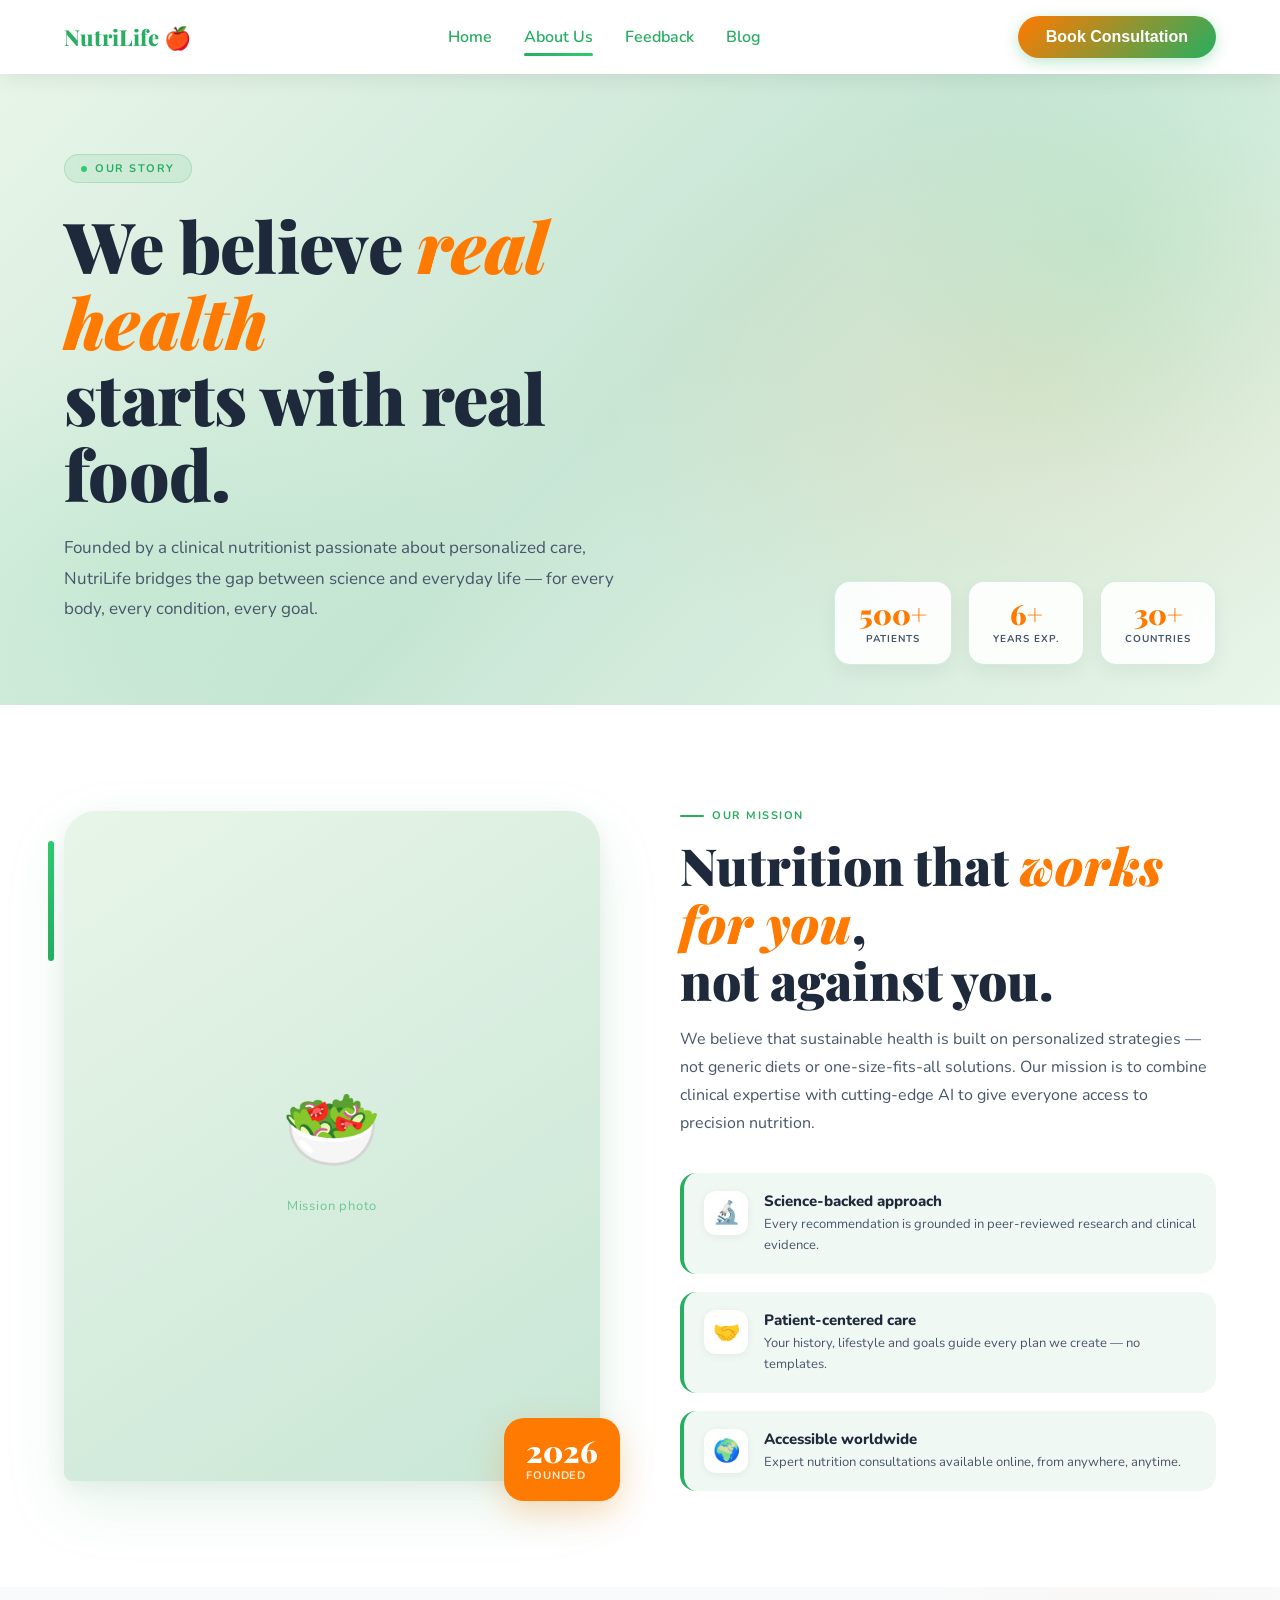
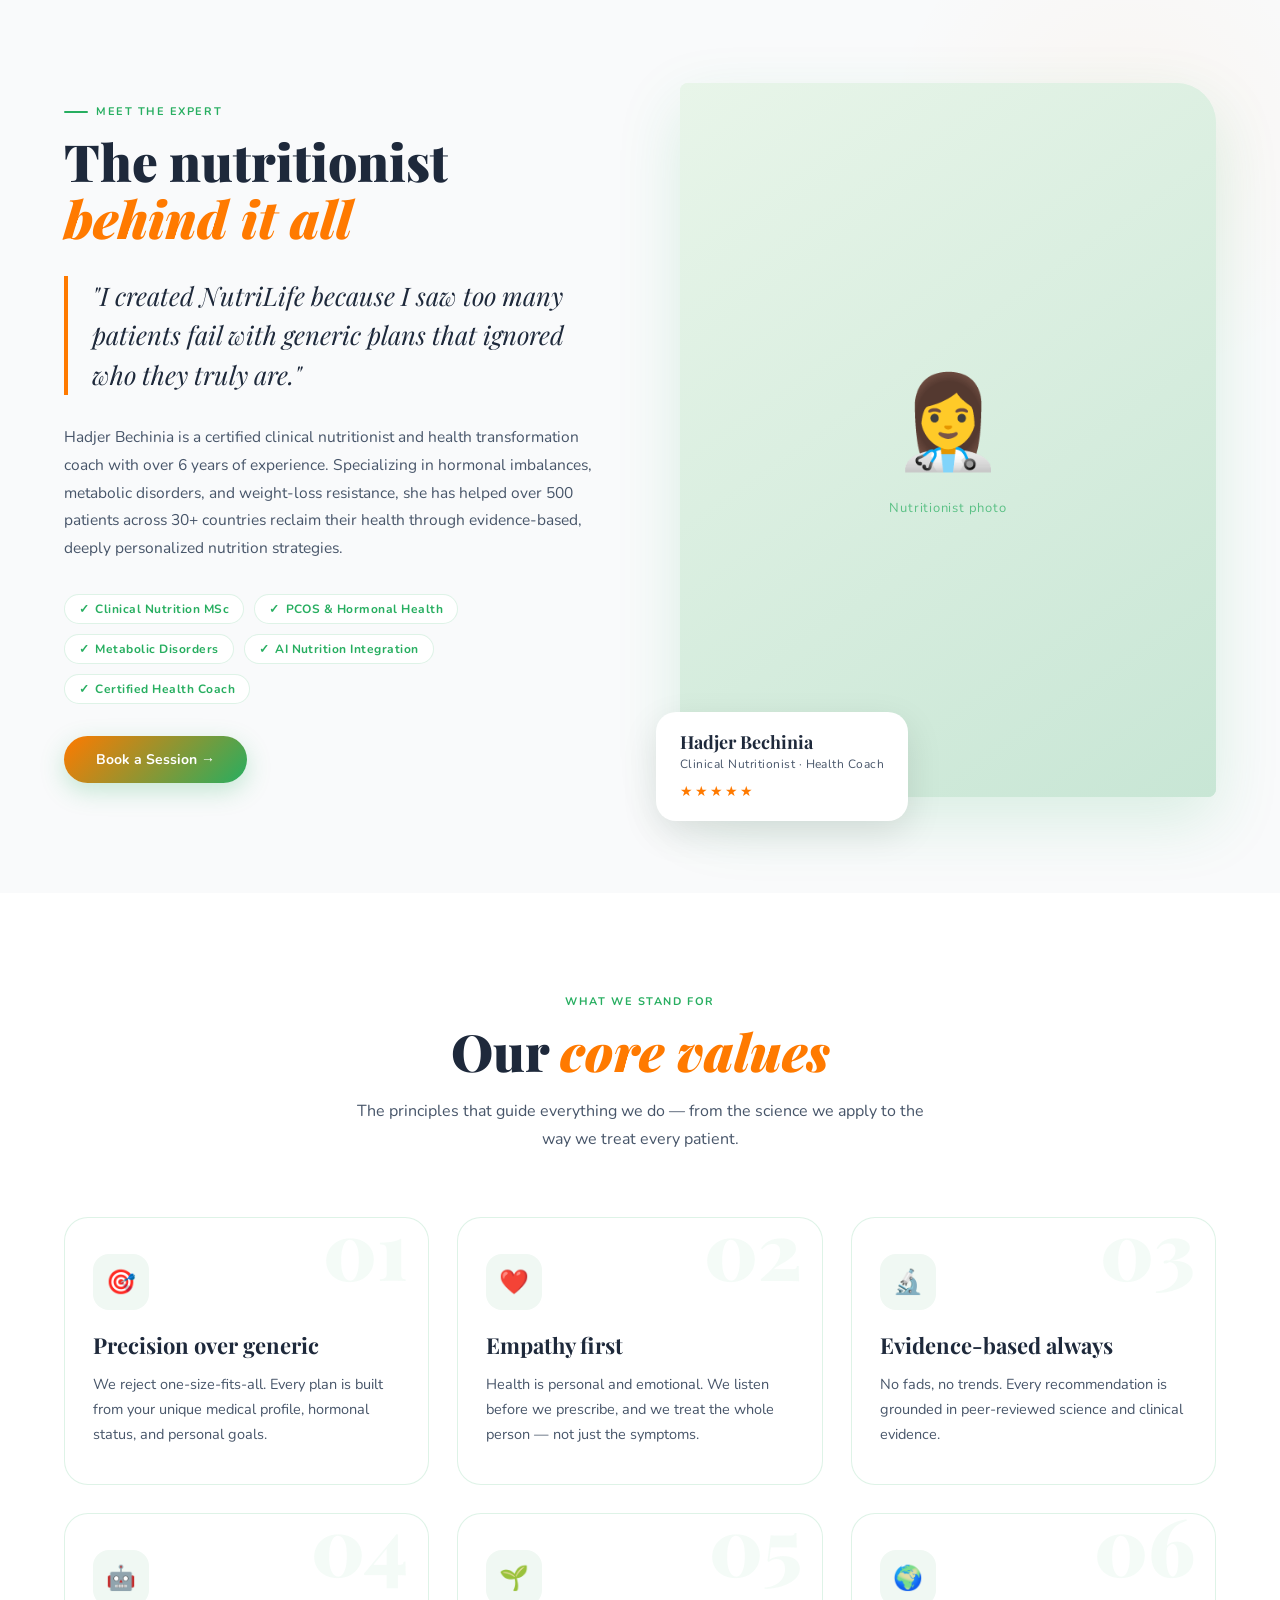
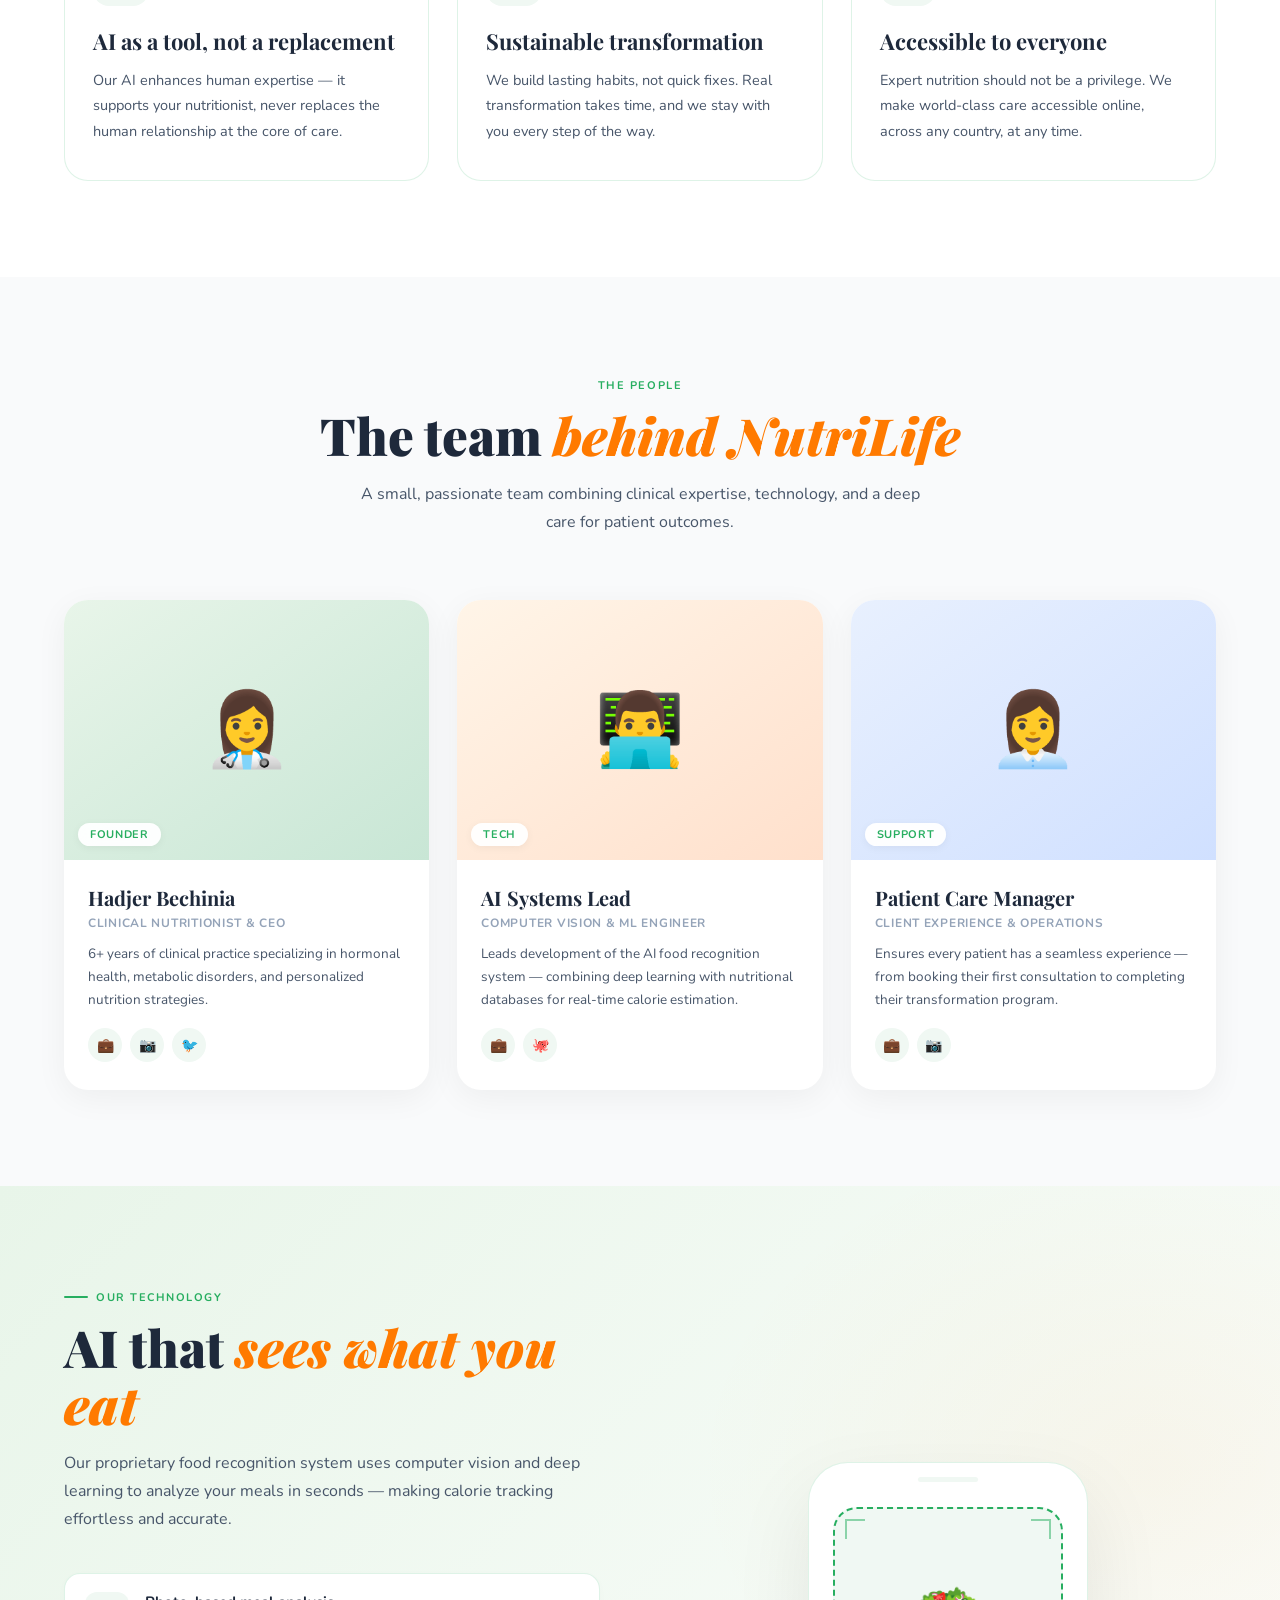
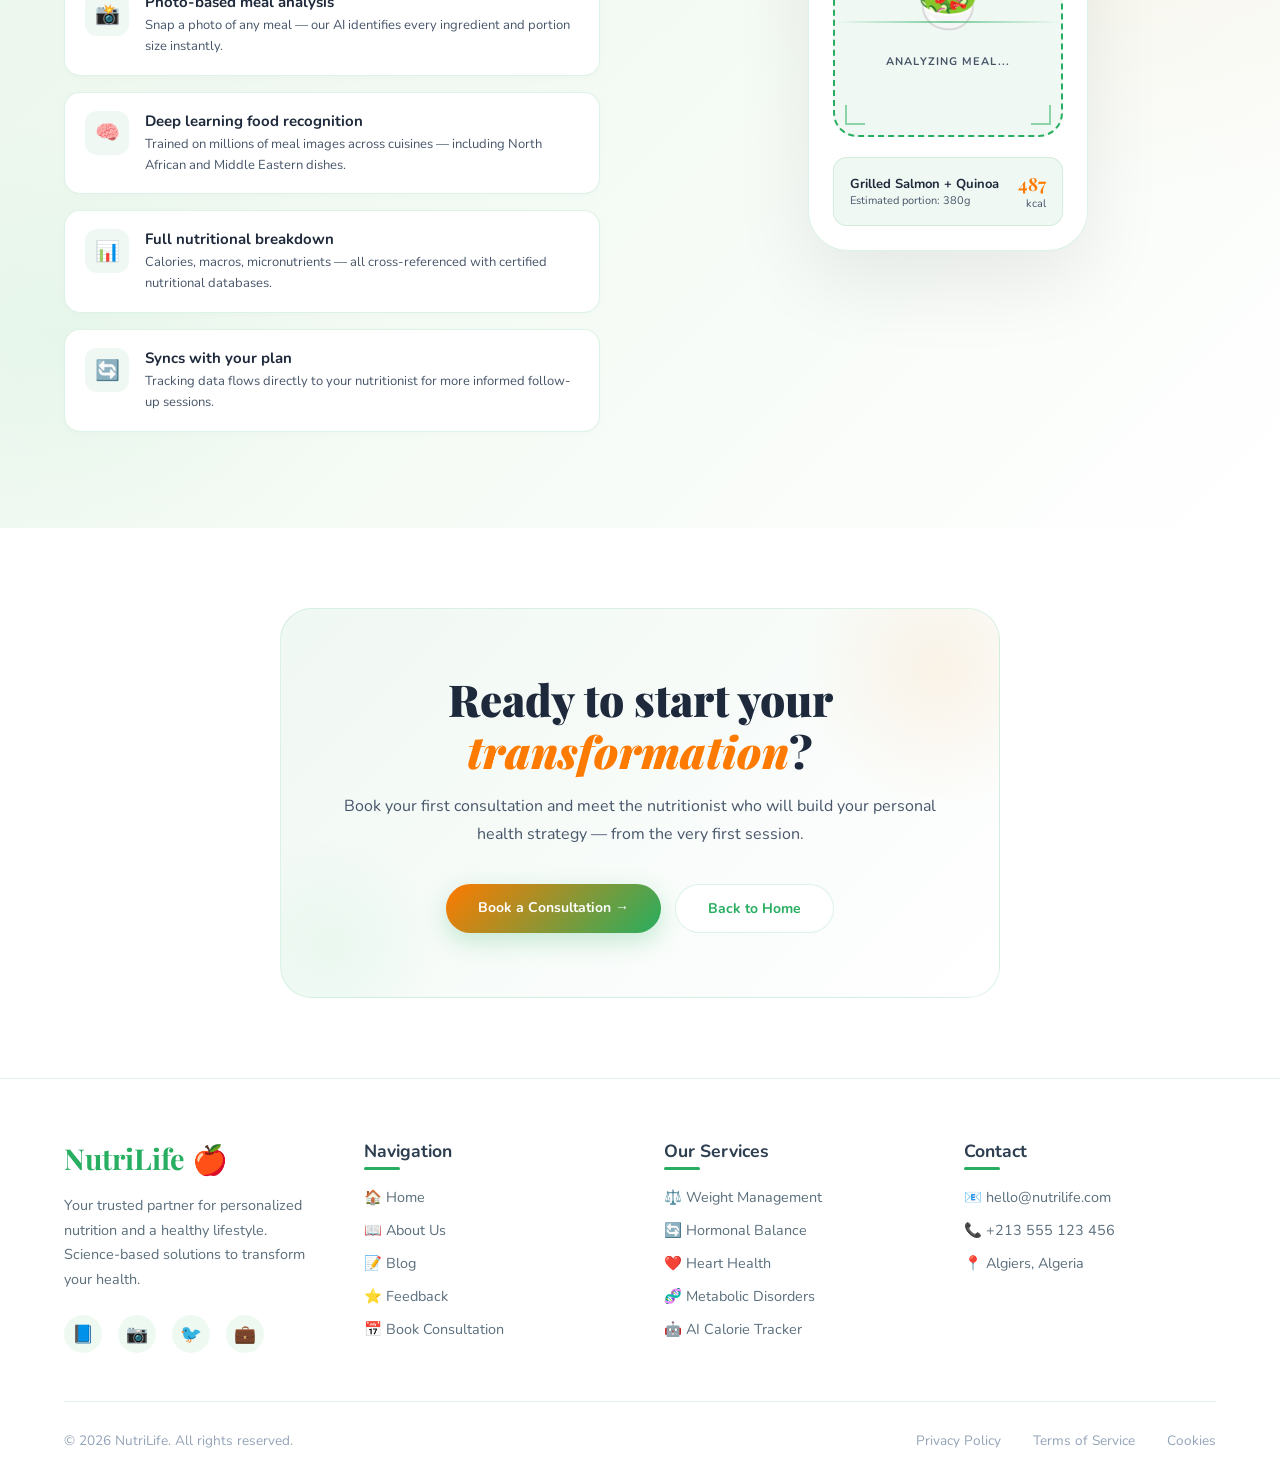
<file: about_us.html>
<!DOCTYPE html>
<html lang="en">
<head>
<meta charset="UTF-8">
<meta name="viewport" content="width=device-width, initial-scale=1.0">
<title>About Us — NutriLife</title>
<link href="https://fonts.googleapis.com/css2?family=Playfair+Display:ital,wght@0,700;0,900;1,700&family=Nunito:wght@400;600;700;800&display=swap" rel="stylesheet">

<style>

/* ═══════════════════════════════════════
   GLOBAL STYLES - COHÉRENT AVEC LA HOME
   ═══════════════════════════════════════ */

* { 
  box-sizing: border-box; 
  margin: 0; 
  padding: 0; 
}

body {
  font-family: 'Nunito', sans-serif;
  background: linear-gradient(135deg, #f8fafc 0%, #f1f5f9 100%);
  color: #2C3E50;
  overflow-x: hidden;
}

/* ─── SHARED VARS (identiques à la home) ─── */
:root {
  --green: #27AE60;
  --green-light: #2ECC71;
  --green-pale: #F0F8F3;
  --orange: #FF7A00;
  --orange-light: #FF9A40;
  --dark: #1e293b;
  --text-mid: #475569;
  --text-light: #94a3b8;
  --border: rgba(39,174,96,0.15);
  --bg-light: #ffffff;
  --bg-soft: #f9fafb;
}

/* ─── NAVBAR (identique à la home) ─── */
.navbar {
    display: flex;
    justify-content: space-between;
    align-items: center;
    padding: 1rem 5%;
    background: rgba(255,255,255,0.95);
    backdrop-filter: blur(10px);
    box-shadow: 0 4px 20px rgba(0,0,0,0.08);
    position: sticky;
    top: 0;
    z-index: 1000;
}

.logo {
    color: #27AE60;
    font-weight: 800;
    font-size: 22px;
    font-family: 'Playfair Display', serif;
    text-decoration: none;
    transition: transform 0.3s ease;
}

.logo:hover {
    transform: scale(1.02);
}

.menu-icon {
    display: none;
    font-size: 1.8rem;
    cursor: pointer;
    color: #27AE60;
    transition: transform 0.3s ease;
    order: 2;
}

.menu-icon:hover {
    transform: scale(1.1);
}

nav {
    display: flex;
    gap: 2rem;
    align-items: center;
    transition: all 0.3s ease;
}

.navbar nav a {
    text-decoration: none;
    color: #27AE60;
    font-weight: 600;
    font-size: 1rem;
    position: relative;
    transition: color 0.3s;
    padding: 0.5rem 0;
}

.navbar nav a::before {
    content: '';
    position: absolute;
    bottom: 0;
    left: 0;
    width: 0;
    height: 3px;
    background: linear-gradient(90deg, #27AE60, #2ECC71);
    transition: width 0.3s;
    border-radius: 2px;
}

.navbar nav a:hover::before {
    width: 100%;
}

.navbar nav a.active {
    color: #27AE60;
}

.navbar nav a.active::before {
    width: 100%;
}

.book-btn {
    background: linear-gradient(135deg, #FF7A00 0%, #27AE60 100%);
    color: white;
    border: none;
    padding: 12px 28px;
    border-radius: 50px;
    font-size: 1rem;
    font-weight: 600;
    cursor: pointer;
    transition: all 0.3s;
    box-shadow: 0 4px 15px rgba(39,174,96,0.3);
    white-space: nowrap;
}

.book-btn:hover {
    transform: translateY(-2px);
    box-shadow: 0 6px 20px rgba(39,174,96,0.4);
}


/* ─── HERO BANNER (plus clair et harmonieux) ─── */
.about-hero {
  position: relative;
  min-height: 52vh;
  display: flex;
  align-items: center;
  overflow: hidden;
  background: linear-gradient(135deg, #e8f5e9 0%, #c8e6d5 50%, #e8f5e9 100%);
}

.about-hero-bg {
  position: absolute;
  inset: 0;
  background:
    radial-gradient(ellipse 60% 80% at 80% 50%, rgba(255,122,0,0.08) 0%, transparent 60%),
    radial-gradient(ellipse 50% 60% at 10% 80%, rgba(46,204,113,0.08) 0%, transparent 60%);
  pointer-events: none;
}

.hero-blob {
  position: absolute;
  right: -80px; 
  top: -80px;
  width: 500px; 
  height: 500px;
  background: radial-gradient(circle, rgba(46,204,113,0.1) 0%, transparent 70%);
  border-radius: 50%;
  animation: blobPulse 6s ease-in-out infinite;
}

@keyframes blobPulse {
  0%,100% { transform: scale(1) translateY(0); }
  50%      { transform: scale(1.08) translateY(-20px); }
}

.about-hero-content {
  position: relative;
  z-index: 2;
  padding: 80px 5%;
  max-width: 760px;
}

.hero-eyebrow {
  display: inline-flex;
  align-items: center;
  gap: 8px;
  background: rgba(39,174,96,0.1);
  border: 1px solid rgba(39,174,96,0.2);
  color: var(--green);
  font-size: 11px;
  font-weight: 700;
  letter-spacing: 0.14em;
  text-transform: uppercase;
  padding: 6px 16px;
  border-radius: 40px;
  margin-bottom: 24px;
  backdrop-filter: blur(8px);
}

.hero-eyebrow::before {
  content: '';
  width: 6px; 
  height: 6px;
  background: var(--green-light);
  border-radius: 50%;
}

.about-hero h1 {
  font-family: 'Playfair Display', serif;
  font-size: clamp(38px, 5.5vw, 72px);
  font-weight: 900;
  color: var(--dark);
  line-height: 1.08;
  margin-bottom: 22px;
  letter-spacing: -0.01em;
}

.about-hero h1 em {
  font-style: italic;
  color: var(--orange);
}

.about-hero p {
  font-size: 17px;
  color: var(--text-mid);
  line-height: 1.8;
  max-width: 560px;
}

.hero-stats {
  position: absolute;
  right: 5%; 
  bottom: 40px;
  display: flex;
  gap: 16px;
  z-index: 3;
}

.hero-stat {
  background: rgba(255,255,255,0.9);
  backdrop-filter: blur(14px);
  border: 1px solid rgba(39,174,96,0.2);
  border-radius: 16px;
  padding: 18px 24px;
  text-align: center;
  color: var(--dark);
  min-width: 110px;
  animation: floatUp 0.6s ease both;
  box-shadow: 0 8px 20px rgba(0,0,0,0.05);
}

.hero-stat:nth-child(2) { animation-delay: 0.1s; }
.hero-stat:nth-child(3) { animation-delay: 0.2s; }

@keyframes floatUp {
  from { opacity: 0; transform: translateY(20px); }
  to   { opacity: 1; transform: translateY(0); }
}

.hero-stat .num {
  font-family: 'Playfair Display', serif;
  font-size: 28px; 
  font-weight: 900;
  line-height: 1;
  color: var(--orange);
}

.hero-stat .lbl {
  font-size: 10px;
  font-weight: 700;
  letter-spacing: 0.1em;
  text-transform: uppercase;
  color: var(--text-mid);
  margin-top: 4px;
}

/* ─── SECTION SHARED ─── */
.section {
  padding: 96px 5%;
  max-width: 1300px;
  margin: 0 auto;
}

.section-eyebrow {
  display: inline-flex;
  align-items: center;
  gap: 8px;
  font-size: 11px;
  font-weight: 700;
  letter-spacing: 0.14em;
  text-transform: uppercase;
  color: var(--green);
  margin-bottom: 14px;
}

.section-eyebrow::before {
  content: '';
  width: 24px; 
  height: 2px;
  background: var(--green);
  border-radius: 2px;
}

.section-title {
  font-family: 'Playfair Display', serif;
  font-size: clamp(30px, 4vw, 52px);
  font-weight: 900;
  color: var(--dark);
  line-height: 1.12;
  margin-bottom: 16px;
}

.section-title em { 
  font-style: italic; 
  color: var(--orange); 
}

.section-sub {
  font-size: 16px;
  color: var(--text-mid);
  line-height: 1.75;
  max-width: 580px;
}

/* ─── MISSION SECTION (fond blanc) ─── */
.mission-section {
  background: var(--bg-light);
  padding: 96px 0;
  overflow: hidden;
}

.mission-inner {
  max-width: 1300px;
  margin: 0 auto;
  padding: 0 5%;
  display: grid;
  grid-template-columns: 1fr 1fr;
  gap: 80px;
  align-items: center;
}

.mission-visual {
  position: relative;
}

.mission-img-wrap {
  width: 100%;
  aspect-ratio: 4/5;
  border-radius: 32px 32px 32px 8px;
  overflow: hidden;
  background: linear-gradient(145deg, var(--green-pale), #e8f5e9);
  position: relative;
  box-shadow: 0 24px 64px rgba(39,174,96,0.12), 0 6px 20px rgba(0,0,0,0.05);
}

.mission-img-fallback {
  width: 100%; 
  height: 100%;
  display: flex; 
  flex-direction: column;
  align-items: center; 
  justify-content: center;
  gap: 12px;
  background: linear-gradient(145deg, #e8f5e9, #c8e6d5);
}

.mission-img-fallback .big-icon { 
  font-size: 80px; 
}

.mission-img-fallback span {
  font-size: 13px; 
  color: var(--green);
  opacity: 0.6; 
  letter-spacing: 0.06em;
}

.mission-badge {
  position: absolute;
  bottom: -20px; 
  right: -20px;
  background: var(--orange);
  color: white;
  border-radius: 20px;
  padding: 18px 22px;
  box-shadow: 0 12px 32px rgba(255,122,0,0.25);
  font-family: 'Playfair Display', serif;
  animation: floatBadge 4s ease-in-out infinite;
}

@keyframes floatBadge {
  0%,100% { transform: translateY(0); }
  50%      { transform: translateY(-8px); }
}

.mission-badge .b-num {
  font-size: 30px; 
  font-weight: 900; 
  line-height: 1;
}

.mission-badge .b-lbl {
  font-family: 'Nunito', sans-serif;
  font-size: 11px; 
  font-weight: 700;
  letter-spacing: 0.08em; 
  text-transform: uppercase;
  opacity: 0.85; 
  margin-top: 2px;
}

.mission-accent {
  position: absolute;
  top: 30px; 
  left: -16px;
  width: 6px; 
  height: 120px;
  background: linear-gradient(to bottom, var(--green-light), var(--green));
  border-radius: 4px;
}

.mission-pillars {
  display: flex;
  flex-direction: column;
  gap: 18px;
  margin-top: 36px;
}

.pillar-item {
  display: flex;
  align-items: flex-start;
  gap: 16px;
  padding: 18px 20px;
  background: var(--green-pale);
  border-radius: 16px;
  border-left: 4px solid var(--green);
  transition: transform 0.2s, box-shadow 0.2s;
}

.pillar-item:hover {
  transform: translateX(6px);
  box-shadow: 0 6px 20px rgba(39,174,96,0.12);
}

.pillar-icon {
  font-size: 22px;
  flex-shrink: 0;
  width: 44px; 
  height: 44px;
  background: white;
  border-radius: 12px;
  display: flex; 
  align-items: center; 
  justify-content: center;
  box-shadow: 0 2px 8px rgba(0,0,0,0.06);
}

.pillar-text h4 {
  font-size: 15px; 
  font-weight: 800;
  color: var(--dark);
  margin-bottom: 3px;
}

.pillar-text p {
  font-size: 13px; 
  color: var(--text-mid); 
  line-height: 1.6;
}

/* ─── NUTRITIONIST BIO ─── */
.bio-section {
  background: var(--bg-soft);
  padding: 96px 0;
  position: relative;
  overflow: hidden;
}

.bio-section::before {
  content: '';
  position: absolute;
  top: -100px; 
  right: -100px;
  width: 500px; 
  height: 500px;
  background: radial-gradient(circle, rgba(255,122,0,0.04) 0%, transparent 70%);
  pointer-events: none;
}

.bio-inner {
  max-width: 1300px;
  margin: 0 auto;
  padding: 0 5%;
  display: grid;
  grid-template-columns: 1fr 1fr;
  gap: 80px;
  align-items: center;
}

.bio-text { order: 1; }
.bio-visual { order: 2; }

.bio-quote {
  font-family: 'Playfair Display', serif;
  font-size: clamp(18px, 2vw, 26px);
  font-style: italic;
  color: var(--dark);
  line-height: 1.55;
  margin: 28px 0;
  padding-left: 24px;
  border-left: 4px solid var(--orange);
}

.bio-desc {
  font-size: 15.5px;
  color: var(--text-mid);
  line-height: 1.8;
  margin-bottom: 32px;
}

.bio-credentials {
  display: flex;
  flex-wrap: wrap;
  gap: 10px;
  margin-bottom: 32px;
}

.cred-tag {
  display: inline-flex;
  align-items: center;
  gap: 6px;
  background: white;
  border: 1px solid var(--border);
  color: var(--green);
  font-size: 12px;
  font-weight: 700;
  padding: 6px 14px;
  border-radius: 40px;
  letter-spacing: 0.04em;
}

.cred-tag::before {
  content: '✓';
  color: var(--green);
  font-weight: 900;
}

.bio-img-wrap {
  position: relative;
  width: 100%;
  aspect-ratio: 3/4;
}

.bio-photo {
  width: 100%;
  height: 100%;
  border-radius: 8px 40px 8px 40px;
  overflow: hidden;
  background: linear-gradient(145deg, #e8f5e9, #c8e6d5);
  box-shadow: 0 24px 64px rgba(39,174,96,0.15);
}

.bio-photo-fallback {
  width: 100%; 
  height: 100%;
  display: flex; 
  flex-direction: column;
  align-items: center; 
  justify-content: center;
  gap: 14px;
  background: linear-gradient(145deg, #e8f5e9, #c8e6d5);
}

.bio-photo-fallback .doc-icon { 
  font-size: 90px; 
}

.bio-photo-fallback span {
  font-size: 13px; 
  color: var(--green);
  opacity: 0.7; 
  letter-spacing: 0.06em;
}

.bio-card {
  position: absolute;
  bottom: -24px; 
  left: -24px;
  background: white;
  border-radius: 20px;
  padding: 20px 24px;
  box-shadow: 0 12px 36px rgba(0,0,0,0.1);
  min-width: 200px;
  animation: floatBadge 5s ease-in-out infinite;
  animation-delay: -2s;
}

.bio-card .name {
  font-family: 'Playfair Display', serif;
  font-size: 18px; 
  font-weight: 700;
  color: var(--dark); 
  line-height: 1.2;
}

.bio-card .title {
  font-size: 12px; 
  color: var(--text-mid);
  margin-top: 3px; 
  letter-spacing: 0.04em;
}

.bio-card .stars {
  margin-top: 10px; 
  font-size: 14px;
  color: var(--orange); 
  letter-spacing: 2px;
}

.btn-primary {
  background: linear-gradient(135deg, var(--orange), var(--green));
  color: white; 
  border: none;
  padding: 14px 32px; 
  border-radius: 50px;
  font-family: 'Nunito', sans-serif;
  font-size: 14px; 
  font-weight: 700;
  cursor: pointer;
  box-shadow: 0 8px 24px rgba(39,174,96,0.25);
  transition: transform 0.2s, box-shadow 0.2s;
  text-decoration: none; 
  display: inline-block;
}

.btn-primary:hover {
  transform: translateY(-2px);
  box-shadow: 0 12px 28px rgba(39,174,96,0.35);
}

/* ─── VALUES (fond blanc) ─── */
.values-section {
  padding: 96px 0;
  background: var(--bg-light);
}

.values-inner {
  max-width: 1300px;
  margin: 0 auto;
  padding: 0 5%;
}

.values-header {
  text-align: center;
  margin-bottom: 64px;
}

.values-header .section-eyebrow { 
  justify-content: center; 
}

.values-header .section-eyebrow::before { 
  display: none; 
}

.values-header .section-sub { 
  margin: 0 auto; 
  text-align: center; 
}

.values-grid {
  display: grid;
  grid-template-columns: repeat(3, 1fr);
  gap: 28px;
}

.value-card {
  background: white;
  border: 1px solid var(--border);
  border-radius: 24px;
  padding: 36px 28px;
  position: relative;
  overflow: hidden;
  transition: transform 0.3s, box-shadow 0.3s, border-color 0.3s;
  cursor: default;
}

.value-card::before {
  content: '';
  position: absolute;
  top: 0; 
  left: 0; 
  right: 0;
  height: 4px;
  background: linear-gradient(90deg, var(--green), var(--green-light));
  transform: scaleX(0);
  transform-origin: left;
  transition: transform 0.4s ease;
}

.value-card:hover {
  transform: translateY(-8px);
  box-shadow: 0 24px 48px rgba(39,174,96,0.1);
  border-color: rgba(39,174,96,0.3);
}

.value-card:hover::before { 
  transform: scaleX(1); 
}

.value-num {
  position: absolute;
  top: -10px; 
  right: 20px;
  font-family: 'Playfair Display', serif;
  font-size: 80px; 
  font-weight: 900;
  color: rgba(39,174,96,0.05);
  line-height: 1;
  pointer-events: none;
}

.value-icon {
  width: 56px; 
  height: 56px;
  background: var(--green-pale);
  border-radius: 16px;
  display: flex; 
  align-items: center; 
  justify-content: center;
  font-size: 24px;
  margin-bottom: 20px;
  transition: transform 0.3s;
}

.value-card:hover .value-icon { 
  transform: scale(1.1) rotate(3deg); 
}

.value-card h3 {
  font-family: 'Playfair Display', serif;
  font-size: 22px; 
  font-weight: 700;
  color: var(--dark);
  margin-bottom: 12px;
}

.value-card p {
  font-size: 14.5px;
  color: var(--text-mid);
  line-height: 1.75;
}

/* ─── TEAM ─── */
.team-section {
  padding: 96px 0;
  background: var(--bg-soft);
  position: relative;
  overflow: hidden;
}

.team-inner {
  max-width: 1300px;
  margin: 0 auto;
  padding: 0 5%;
}

.team-header {
  text-align: center;
  margin-bottom: 64px;
}

.team-header .section-eyebrow { 
  justify-content: center; 
}

.team-header .section-eyebrow::before { 
  display: none; 
}

.team-header .section-sub { 
  margin: 0 auto; 
  text-align: center; 
}

.team-grid {
  display: grid;
  grid-template-columns: repeat(3, 1fr);
  gap: 28px;
}

.team-card {
  background: white;
  border-radius: 24px;
  overflow: hidden;
  box-shadow: 0 8px 32px rgba(0,0,0,0.05);
  transition: transform 0.3s, box-shadow 0.3s;
}

.team-card:hover {
  transform: translateY(-8px);
  box-shadow: 0 20px 48px rgba(39,174,96,0.12);
}

.team-photo {
  width: 100%;
  height: 260px;
  position: relative;
  overflow: hidden;
}

.team-photo-inner {
  width: 100%; 
  height: 100%;
  display: flex; 
  align-items: center; 
  justify-content: center;
  font-size: 72px;
  transition: transform 0.4s;
}

.team-card:nth-child(1) .team-photo-inner { 
  background: linear-gradient(145deg, #e8f5e9, #c8e6d5); 
}

.team-card:nth-child(2) .team-photo-inner { 
  background: linear-gradient(145deg, #fff5e8, #ffe0cc); 
}

.team-card:nth-child(3) .team-photo-inner { 
  background: linear-gradient(145deg, #e8f0fe, #d0e0ff); 
}

.team-card:hover .team-photo-inner { 
  transform: scale(1.06); 
}

.team-role-badge {
  position: absolute;
  bottom: 14px; 
  left: 14px;
  background: rgba(255,255,255,0.95);
  backdrop-filter: blur(8px);
  font-size: 11px; 
  font-weight: 700;
  color: var(--green);
  padding: 4px 12px;
  border-radius: 40px;
  letter-spacing: 0.06em;
  text-transform: uppercase;
  box-shadow: 0 2px 8px rgba(0,0,0,0.05);
}

.team-info {
  padding: 24px 24px 28px;
}

.team-info h3 {
  font-family: 'Playfair Display', serif;
  font-size: 20px; 
  font-weight: 700;
  color: var(--dark);
  margin-bottom: 4px;
}

.team-info .role {
  font-size: 12px; 
  color: var(--text-light);
  letter-spacing: 0.06em; 
  text-transform: uppercase;
  font-weight: 700; 
  margin-bottom: 12px;
}

.team-info p {
  font-size: 13.5px; 
  color: var(--text-mid);
  line-height: 1.7;
}

.team-socials {
  display: flex; 
  gap: 8px; 
  margin-top: 16px;
}

.team-social {
  width: 34px; 
  height: 34px;
  background: var(--green-pale);
  border-radius: 50%;
  display: flex; 
  align-items: center; 
  justify-content: center;
  font-size: 14px;
  transition: all 0.2s;
  text-decoration: none;
  color: var(--green);
}

.team-social:hover {
  background: var(--green);
  color: white;
  transform: scale(1.1);
}

/* ─── AI SECTION (fond clair et harmonieux) ─── */
.ai-section {
  padding: 96px 0;
  background: linear-gradient(135deg, #e8f5e9 0%, #ffffff 100%);
  position: relative;
  overflow: hidden;
}

.ai-section::before {
  content: '';
  position: absolute;
  inset: 0;
  background:
    radial-gradient(ellipse 60% 60% at 90% 30%, rgba(255,122,0,0.05) 0%, transparent 60%),
    radial-gradient(ellipse 40% 40% at 5% 80%, rgba(46,204,113,0.05) 0%, transparent 60%);
  pointer-events: none;
}

.ai-inner {
  max-width: 1300px;
  margin: 0 auto;
  padding: 0 5%;
  display: grid;
  grid-template-columns: 1fr 1fr;
  gap: 80px;
  align-items: center;
  position: relative;
  z-index: 1;
}

.ai-text .section-eyebrow { 
  color: var(--green); 
}

.ai-text .section-eyebrow::before { 
  background: var(--green); 
}

.ai-text .section-title { 
  color: var(--dark); 
}

.ai-text .section-sub { 
  color: var(--text-mid); 
  margin-bottom: 40px; 
}

.ai-features {
  display: flex; 
  flex-direction: column; 
  gap: 16px;
}

.ai-feat {
  display: flex; 
  align-items: flex-start; 
  gap: 16px;
  padding: 18px 20px;
  background: white;
  border: 1px solid var(--border);
  border-radius: 16px;
  transition: all 0.2s;
  box-shadow: 0 2px 8px rgba(0,0,0,0.02);
}

.ai-feat:hover {
  transform: translateX(4px);
  border-color: var(--green);
  box-shadow: 0 8px 20px rgba(39,174,96,0.08);
}

.ai-feat-icon {
  width: 44px; 
  height: 44px;
  background: var(--green-pale);
  border-radius: 12px;
  display: flex; 
  align-items: center; 
  justify-content: center;
  font-size: 20px;
  flex-shrink: 0;
}

.ai-feat h4 {
  font-size: 15px; 
  font-weight: 700;
  color: var(--dark); 
  margin-bottom: 3px;
}

.ai-feat p {
  font-size: 13px; 
  color: var(--text-mid);
  line-height: 1.6;
}

.ai-visual {
  display: flex; 
  justify-content: center; 
  align-items: center;
}

.ai-phone-mock {
  width: 280px;
  background: white;
  border: 1px solid var(--border);
  border-radius: 40px;
  padding: 24px;
  box-shadow: 0 32px 80px rgba(0,0,0,0.08);
  position: relative;
}

.ai-phone-mock::before {
  content: '';
  position: absolute;
  top: 14px; 
  left: 50%; 
  transform: translateX(-50%);
  width: 60px; 
  height: 5px;
  background: var(--green-pale);
  border-radius: 4px;
}

.ai-scan-area {
  width: 100%;
  aspect-ratio: 1;
  background: var(--green-pale);
  border-radius: 24px;
  border: 2px dashed var(--green);
  display: flex; 
  flex-direction: column;
  align-items: center; 
  justify-content: center;
  gap: 12px;
  margin: 20px 0;
  position: relative;
  overflow: hidden;
}

.scan-line {
  position: absolute;
  left: 0; 
  right: 0;
  height: 2px;
  background: linear-gradient(90deg, transparent, var(--green), transparent);
  animation: scanMove 2.5s ease-in-out infinite;
  opacity: 0.6;
}

@keyframes scanMove {
  0%   { top: 10%; }
  50%  { top: 85%; }
  100% { top: 10%; }
}

.scan-icon { 
  font-size: 48px; 
  transition: opacity 0.3s;
}

.scan-label {
  font-size: 11px; 
  font-weight: 700;
  color: var(--text-mid);
  letter-spacing: 0.1em;
  text-transform: uppercase;
}

.scan-corner {
  position: absolute;
  width: 20px; 
  height: 20px;
  border-color: var(--green);
  border-style: solid;
  opacity: 0.5;
}

.scan-corner.tl { top: 10px; left: 10px; border-width: 2px 0 0 2px; }
.scan-corner.tr { top: 10px; right: 10px; border-width: 2px 2px 0 0; }
.scan-corner.bl { bottom: 10px; left: 10px; border-width: 0 0 2px 2px; }
.scan-corner.br { bottom: 10px; right: 10px; border-width: 0 2px 2px 0; }

.ai-result {
  background: var(--green-pale);
  border: 1px solid var(--border);
  border-radius: 14px;
  padding: 14px 16px;
  display: flex;
  justify-content: space-between;
  align-items: center;
}

.result-food {
  font-size: 13px; 
  font-weight: 700; 
  color: var(--dark);
}

.result-unit {
  font-size: 11px; 
  color: var(--text-mid);
}

.result-cal {
  font-family: 'Playfair Display', serif;
  font-size: 18px; 
  font-weight: 700;
  color: var(--orange);
}

/* ─── CTA BANNER (clair et harmonieux) ─── */
.cta-banner {
  padding: 80px 5%;
  background: var(--bg-light);
  text-align: center;
}

.cta-box {
  max-width: 720px;
  margin: 0 auto;
  background: linear-gradient(135deg, var(--green-pale) 0%, #ffffff 100%);
  border: 1px solid var(--border);
  border-radius: 32px;
  padding: 64px 48px;
  position: relative;
  overflow: hidden;
}

.cta-box::before {
  content: '';
  position: absolute;
  top: -80px; 
  right: -80px;
  width: 280px; 
  height: 280px;
  background: radial-gradient(circle, rgba(255,122,0,0.08) 0%, transparent 70%);
  pointer-events: none;
}

.cta-box::after {
  content: '';
  position: absolute;
  bottom: -60px; 
  left: -60px;
  width: 220px; 
  height: 220px;
  background: radial-gradient(circle, rgba(46,204,113,0.06) 0%, transparent 70%);
  pointer-events: none;
}

.cta-box h2 {
  font-family: 'Playfair Display', serif;
  font-size: clamp(28px, 3.5vw, 44px);
  font-weight: 900;
  color: var(--dark);
  margin-bottom: 14px;
  line-height: 1.2;
  position: relative; 
  z-index: 1;
}

.cta-box h2 em { 
  font-style: italic; 
  color: var(--orange); 
}

.cta-box p {
  font-size: 16px;
  color: var(--text-mid);
  line-height: 1.75;
  margin-bottom: 36px;
  position: relative; 
  z-index: 1;
}

.cta-btns {
  display: flex; 
  gap: 14px;
  justify-content: center;
  flex-wrap: wrap;
  position: relative; 
  z-index: 1;
}

.btn-ghost-w {
  background: white;
  color: var(--green); 
  border: 1px solid var(--border);
  padding: 14px 32px; 
  border-radius: 50px;
  font-family: 'Nunito', sans-serif;
  font-size: 14px; 
  font-weight: 700;
  cursor: pointer; 
  transition: all 0.2s;
  text-decoration: none; 
  display: inline-block;
}

.btn-ghost-w:hover {
  background: var(--green-pale);
  border-color: var(--green);
  transform: translateY(-2px);
}

/* ─── FOOTER (identique à la home) ─── */
.footer {
  background: white;
  color: #2C3E50;
  border-top: 1px solid var(--border);
}

.footer-container {
  max-width: 1400px;
  margin: 0 auto;
  padding: 60px 5% 30px;
}

.footer-grid {
  display: grid;
  grid-template-columns: repeat(auto-fit, minmax(220px, 1fr));
  gap: 3rem;
  margin-bottom: 3rem;
}

.footer-logo {
  font-family: 'Playfair Display', serif;
  font-size: 1.8rem; 
  font-weight: 700;
  color: var(--green);
  margin-bottom: 1rem; 
  display: inline-block;
  text-decoration: none;
}

.footer-description {
  color: #5a6e7c; 
  line-height: 1.7;
  margin-bottom: 1.5rem; 
  font-size: 0.9rem;
}

.social-icons { 
  display: flex; 
  gap: 1rem; 
  margin-top: 1rem; 
}

.social-icon {
  width: 38px; 
  height: 38px;
  background: rgba(39,174,96,0.08);
  border-radius: 50%;
  display: flex; 
  align-items: center; 
  justify-content: center;
  transition: all 0.3s; 
  cursor: pointer;
  text-decoration: none; 
  color: var(--green); 
  font-size: 1.1rem;
}

.social-icon:hover { 
  background: var(--green); 
  color: white; 
  transform: translateY(-3px); 
}

.footer-col h4 {
  font-size: 1.1rem; 
  font-weight: 700;
  margin-bottom: 1.4rem; 
  color: #2C3E50;
  position: relative; 
  display: inline-block;
}

.footer-col h4::after {
  content: '';
  position: absolute; 
  bottom: -7px; 
  left: 0;
  width: 36px; 
  height: 3px;
  background: var(--green); 
  border-radius: 2px;
}

.footer-links { 
  list-style: none; 
}

.footer-links li { 
  margin-bottom: 0.7rem; 
}

.footer-links a {
  color: #5a6e7c; 
  text-decoration: none;
  transition: all 0.3s; 
  font-size: 0.9rem;
  display: inline-flex; 
  align-items: center; 
  gap: 8px;
}

.footer-links a:hover { 
  color: var(--green); 
  transform: translateX(4px); 
}

.footer-bottom {
  border-top: 1px solid var(--border);
  padding-top: 1.8rem;
  display: flex; 
  justify-content: space-between;
  align-items: center; 
  flex-wrap: wrap; 
  gap: 1rem;
}

.copyright { 
  color: var(--text-light); 
  font-size: 0.85rem; 
}

.footer-bottom-links { 
  display: flex; 
  gap: 2rem; 
}

.footer-bottom-links a {
  color: var(--text-light); 
  text-decoration: none; 
  font-size: 0.85rem; 
  transition: color 0.3s;
}

.footer-bottom-links a:hover { 
  color: var(--green); 
}

/* ─── SCROLL REVEAL ─── */
.reveal {
  opacity: 0;
  transform: translateY(30px);
  transition: opacity 0.6s ease, transform 0.6s ease;
}

.reveal.visible {
  opacity: 1;
  transform: translateY(0);
}

/* ─── RESPONSIVE STYLES ─── */
@media (max-width: 1024px) {
  .values-grid,
  .team-grid {
    grid-template-columns: repeat(2, 1fr);
  }
  
  .hero-stats {
    display: none;
  }
  
  .mission-inner,
  .bio-inner,
  .ai-inner {
    gap: 48px;
  }
}

@media (max-width: 768px) {
  .menu-icon {
    display: block;
  }
  
  nav {
    position: fixed;
    top: 70px;
    left: -100%;
    width: 100%;
    height: calc(100vh - 70px);
    background: rgba(255, 255, 255, 0.98);
    backdrop-filter: blur(10px);
    flex-direction: column;
    justify-content: center;
    gap: 2rem;
    transition: left 0.4s ease;
    z-index: 999;
    margin: 0;
  }
  
  nav.active {
    left: 0;
  }
  
  .navbar nav a {
    font-size: 1.2rem;
    padding: 0.8rem;
  }
  
  .book-btn {
    padding: 8px 18px;
    font-size: 0.85rem;
  }
  
  .logo {
    font-size: 1.4rem;
  }
  
  .about-hero-content {
    padding: 60px 5%;
  }
  
  .about-hero h1 {
    font-size: 32px;
  }
  
  .about-hero p {
    font-size: 15px;
  }
  
  .mission-section,
  .bio-section,
  .values-section,
  .team-section,
  .ai-section {
    padding: 60px 0;
  }
  
  .mission-inner,
  .bio-inner,
  .ai-inner {
    grid-template-columns: 1fr;
    gap: 40px;
  }
  
  .bio-text {
    order: 2;
  }
  
  .bio-visual {
    order: 1;
  }
  
  .values-grid,
  .team-grid {
    grid-template-columns: 1fr;
    gap: 20px;
  }
  
  .mission-badge,
  .bio-card {
    position: relative;
    bottom: auto;
    right: auto;
    left: auto;
    margin-top: 20px;
    display: inline-block;
  }
  
  .mission-visual,
  .bio-img-wrap {
    display: flex;
    flex-direction: column;
    align-items: center;
  }
  
  .mission-accent {
    display: none;
  }
  
  .ai-phone-mock {
    width: 240px;
  }
  
  .cta-box {
    padding: 40px 28px;
  }
  
  .cta-btns {
    flex-direction: column;
    align-items: center;
  }
  
  .btn-primary,
  .btn-ghost-w {
    width: 100%;
    text-align: center;
  }
  
  .footer-grid {
    gap: 2rem;
  }
  
  .footer-col {
    text-align: center;
  }
  
  .footer-col h4::after {
    left: 50%;
    transform: translateX(-50%);
  }
  
  .footer-links a {
    justify-content: center;
  }
  
  .footer-bottom {
    flex-direction: column;
    text-align: center;
  }
  
  .footer-bottom-links {
    justify-content: center;
    gap: 1.5rem;
  }
  
  .social-icons {
    justify-content: center;
  }
}

@media (max-width: 480px) {
  .navbar {
    padding: 0.6rem 4%;
  }
  
  .logo {
    font-size: 1.2rem;
  }
  
  .book-btn {
    padding: 6px 14px;
    font-size: 0.75rem;
  }
  
  .menu-icon {
    font-size: 1.5rem;
  }
  
  .about-hero h1 {
    font-size: 28px;
  }
  
  .hero-eyebrow {
    font-size: 10px;
  }
  
  .section-title {
    font-size: 28px;
  }
  
  .value-card {
    padding: 24px 20px;
  }
  
  .value-card h3 {
    font-size: 20px;
  }
  
  .team-photo {
    height: 220px;
  }
  
  .ai-phone-mock {
    width: 200px;
  }
  
  .ai-result {
    flex-direction: column;
    text-align: center;
    gap: 8px;
  }
  
  .bio-quote {
    font-size: 18px;
  }
}

@media (min-width: 1400px) {
  .mission-inner,
  .bio-inner,
  .values-inner,
  .team-inner,
  .ai-inner {
    max-width: 1400px;
  }
}
</style>
</head>
<body>

<!-- ═══ NAVBAR AVEC MENU MOBILE ═══ -->
<header class="navbar">
  <a href="index.html" class="logo">NutriLife 🍎</a>
  <div class="menu-icon" onclick="toggleMenu()">☰</div>
  <nav id="navMenu">
    <a href="index.html">Home</a>
    <a href="about.html" class="active">About Us</a>
    <a href="#">Feedback</a>
    <a href="blog.html">Blog</a>
  </nav>
  <button class="book-btn" onclick="window.location.href='#'">Book Consultation</button>
</header>

<!-- ═══ HERO BANNER (clair) ═══ -->
<section class="about-hero">
  <div class="about-hero-bg"></div>
  <div class="hero-blob"></div>
  <div class="about-hero-content">
    <div class="hero-eyebrow">Our Story</div>
    <h1>We believe <em>real health</em><br>starts with real food.</h1>
    <p>Founded by a clinical nutritionist passionate about personalized care, NutriLife bridges the gap between science and everyday life — for every body, every condition, every goal.</p>
  </div>
  <div class="hero-stats">
    <div class="hero-stat">
      <div class="num">500+</div>
      <div class="lbl">Patients</div>
    </div>
    <div class="hero-stat">
      <div class="num">6+</div>
      <div class="lbl">Years exp.</div>
    </div>
    <div class="hero-stat">
      <div class="num">30+</div>
      <div class="lbl">Countries</div>
    </div>
  </div>
</section>

<!-- ═══ MISSION ═══ -->
<section class="mission-section">
  <div class="mission-inner">
    <div class="mission-visual reveal">
      <div class="mission-accent"></div>
      <div class="mission-img-wrap">
        <div class="mission-img-fallback">
          <div class="big-icon">🥗</div>
          <span>Mission photo</span>
        </div>
      </div>
      <div class="mission-badge">
        <div class="b-num">2026</div>
        <div class="b-lbl">Founded</div>
      </div>
    </div>
    <div class="mission-text reveal">
      <div class="section-eyebrow">Our Mission</div>
      <h2 class="section-title">Nutrition that <em>works for you</em>,<br>not against you.</h2>
      <p class="section-sub">We believe that sustainable health is built on personalized strategies — not generic diets or one-size-fits-all solutions. Our mission is to combine clinical expertise with cutting-edge AI to give everyone access to precision nutrition.</p>
      <div class="mission-pillars">
        <div class="pillar-item">
          <div class="pillar-icon">🔬</div>
          <div class="pillar-text">
            <h4>Science-backed approach</h4>
            <p>Every recommendation is grounded in peer-reviewed research and clinical evidence.</p>
          </div>
        </div>
        <div class="pillar-item">
          <div class="pillar-icon">🤝</div>
          <div class="pillar-text">
            <h4>Patient-centered care</h4>
            <p>Your history, lifestyle and goals guide every plan we create — no templates.</p>
          </div>
        </div>
        <div class="pillar-item">
          <div class="pillar-icon">🌍</div>
          <div class="pillar-text">
            <h4>Accessible worldwide</h4>
            <p>Expert nutrition consultations available online, from anywhere, anytime.</p>
          </div>
        </div>
      </div>
    </div>
  </div>
</section>

<!-- ═══ NUTRITIONIST BIO ═══ -->
<section class="bio-section">
  <div class="bio-inner">
    <div class="bio-text reveal">
      <div class="section-eyebrow">Meet the Expert</div>
      <h2 class="section-title">The nutritionist <em>behind it all</em></h2>
      <blockquote class="bio-quote">
        "I created NutriLife because I saw too many patients fail with generic plans that ignored who they truly are."
      </blockquote>
      <p class="bio-desc">
        Hadjer Bechinia is a certified clinical nutritionist and health transformation coach with over 6 years of experience. Specializing in hormonal imbalances, metabolic disorders, and weight-loss resistance, she has helped over 500 patients across 30+ countries reclaim their health through evidence-based, deeply personalized nutrition strategies.
      </p>
      <div class="bio-credentials">
        <span class="cred-tag">Clinical Nutrition MSc</span>
        <span class="cred-tag">PCOS & Hormonal Health</span>
        <span class="cred-tag">Metabolic Disorders</span>
        <span class="cred-tag">AI Nutrition Integration</span>
        <span class="cred-tag">Certified Health Coach</span>
      </div>
      <a href="#" class="btn-primary">Book a Session →</a>
    </div>
    <div class="bio-visual reveal">
      <div class="bio-img-wrap">
        <div class="bio-photo">
          <div class="bio-photo-fallback">
            <div class="doc-icon">👩‍⚕️</div>
            <span>Nutritionist photo</span>
          </div>
        </div>
        <div class="bio-card">
          <div class="name">Hadjer Bechinia</div>
          <div class="title">Clinical Nutritionist · Health Coach</div>
          <div class="stars">★★★★★</div>
        </div>
      </div>
    </div>
  </div>
</section>

<!-- ═══ VALUES ═══ -->
<section class="values-section">
  <div class="values-inner">
    <div class="values-header reveal">
      <div class="section-eyebrow">What We Stand For</div>
      <h2 class="section-title">Our <em>core values</em></h2>
      <p class="section-sub">The principles that guide everything we do — from the science we apply to the way we treat every patient.</p>
    </div>
    <div class="values-grid">
      <div class="value-card reveal">
        <div class="value-num">01</div>
        <div class="value-icon">🎯</div>
        <h3>Precision over generic</h3>
        <p>We reject one-size-fits-all. Every plan is built from your unique medical profile, hormonal status, and personal goals.</p>
      </div>
      <div class="value-card reveal">
        <div class="value-num">02</div>
        <div class="value-icon">❤️</div>
        <h3>Empathy first</h3>
        <p>Health is personal and emotional. We listen before we prescribe, and we treat the whole person — not just the symptoms.</p>
      </div>
      <div class="value-card reveal">
        <div class="value-num">03</div>
        <div class="value-icon">🔬</div>
        <h3>Evidence-based always</h3>
        <p>No fads, no trends. Every recommendation is grounded in peer-reviewed science and clinical evidence.</p>
      </div>
      <div class="value-card reveal">
        <div class="value-num">04</div>
        <div class="value-icon">🤖</div>
        <h3>AI as a tool, not a replacement</h3>
        <p>Our AI enhances human expertise — it supports your nutritionist, never replaces the human relationship at the core of care.</p>
      </div>
      <div class="value-card reveal">
        <div class="value-num">05</div>
        <div class="value-icon">🌱</div>
        <h3>Sustainable transformation</h3>
        <p>We build lasting habits, not quick fixes. Real transformation takes time, and we stay with you every step of the way.</p>
      </div>
      <div class="value-card reveal">
        <div class="value-num">06</div>
        <div class="value-icon">🌍</div>
        <h3>Accessible to everyone</h3>
        <p>Expert nutrition should not be a privilege. We make world-class care accessible online, across any country, at any time.</p>
      </div>
    </div>
  </div>
</section>

<!-- ═══ TEAM ═══ -->
<section class="team-section">
  <div class="team-inner">
    <div class="team-header reveal">
      <div class="section-eyebrow">The People</div>
      <h2 class="section-title">The team <em>behind NutriLife</em></h2>
      <p class="section-sub">A small, passionate team combining clinical expertise, technology, and a deep care for patient outcomes.</p>
    </div>
    <div class="team-grid">
      <div class="team-card reveal">
        <div class="team-photo">
          <div class="team-photo-inner">👩‍⚕️</div>
          <div class="team-role-badge">Founder</div>
        </div>
        <div class="team-info">
          <h3>Hadjer Bechinia</h3>
          <div class="role">Clinical Nutritionist & CEO</div>
          <p>6+ years of clinical practice specializing in hormonal health, metabolic disorders, and personalized nutrition strategies.</p>
          <div class="team-socials">
            <a href="#" class="team-social">💼</a>
            <a href="#" class="team-social">📷</a>
            <a href="#" class="team-social">🐦</a>
          </div>
        </div>
      </div>
      <div class="team-card reveal">
        <div class="team-photo">
          <div class="team-photo-inner">👨‍💻</div>
          <div class="team-role-badge">Tech</div>
        </div>
        <div class="team-info">
          <h3>AI Systems Lead</h3>
          <div class="role">Computer Vision & ML Engineer</div>
          <p>Leads development of the AI food recognition system — combining deep learning with nutritional databases for real-time calorie estimation.</p>
          <div class="team-socials">
            <a href="#" class="team-social">💼</a>
            <a href="#" class="team-social">🐙</a>
          </div>
        </div>
      </div>
      <div class="team-card reveal">
        <div class="team-photo">
          <div class="team-photo-inner">👩‍💼</div>
          <div class="team-role-badge">Support</div>
        </div>
        <div class="team-info">
          <h3>Patient Care Manager</h3>
          <div class="role">Client Experience & Operations</div>
          <p>Ensures every patient has a seamless experience — from booking their first consultation to completing their transformation program.</p>
          <div class="team-socials">
            <a href="#" class="team-social">💼</a>
            <a href="#" class="team-social">📷</a>
          </div>
        </div>
      </div>
    </div>
  </div>
</section>

<!-- ═══ AI SECTION (version claire) ═══ -->
<section class="ai-section">
  <div class="ai-inner">
    <div class="ai-text reveal">
      <div class="section-eyebrow">Our Technology</div>
      <h2 class="section-title">AI that <em>sees what you eat</em></h2>
      <p class="section-sub">Our proprietary food recognition system uses computer vision and deep learning to analyze your meals in seconds — making calorie tracking effortless and accurate.</p>
      <div class="ai-features">
        <div class="ai-feat">
          <div class="ai-feat-icon">📸</div>
          <div>
            <h4>Photo-based meal analysis</h4>
            <p>Snap a photo of any meal — our AI identifies every ingredient and portion size instantly.</p>
          </div>
        </div>
        <div class="ai-feat">
          <div class="ai-feat-icon">🧠</div>
          <div>
            <h4>Deep learning food recognition</h4>
            <p>Trained on millions of meal images across cuisines — including North African and Middle Eastern dishes.</p>
          </div>
        </div>
        <div class="ai-feat">
          <div class="ai-feat-icon">📊</div>
          <div>
            <h4>Full nutritional breakdown</h4>
            <p>Calories, macros, micronutrients — all cross-referenced with certified nutritional databases.</p>
          </div>
        </div>
        <div class="ai-feat">
          <div class="ai-feat-icon">🔄</div>
          <div>
            <h4>Syncs with your plan</h4>
            <p>Tracking data flows directly to your nutritionist for more informed follow-up sessions.</p>
          </div>
        </div>
      </div>
    </div>
    <div class="ai-visual reveal">
      <div class="ai-phone-mock">
        <div class="ai-scan-area">
          <div class="scan-corner tl"></div>
          <div class="scan-corner tr"></div>
          <div class="scan-corner bl"></div>
          <div class="scan-corner br"></div>
          <div class="scan-line"></div>
          <div class="scan-icon">🥗</div>
          <div class="scan-label">Analyzing meal...</div>
        </div>
        <div class="ai-result">
          <div>
            <div class="result-food">Grilled Salmon + Quinoa</div>
            <div class="result-unit">Estimated portion: 380g</div>
          </div>
          <div style="text-align:right;">
            <div class="result-cal">487</div>
            <div class="result-unit">kcal</div>
          </div>
        </div>
      </div>
    </div>
  </div>
</section>

<!-- ═══ CTA BANNER (version claire) ═══ -->
<section class="cta-banner">
  <div class="cta-box reveal">
    <h2>Ready to start your <em>transformation</em>?</h2>
    <p>Book your first consultation and meet the nutritionist who will build your personal health strategy — from the very first session.</p>
    <div class="cta-btns">
      <a href="#" class="btn-primary">Book a Consultation →</a>
      <a href="index.html" class="btn-ghost-w">Back to Home</a>
    </div>
  </div>
</section>

<!-- ═══ FOOTER ═══ -->
<footer class="footer">
  <div class="footer-container">
    <div class="footer-grid">
      <div class="footer-col">
        <a href="index.html" class="footer-logo">NutriLife 🍎</a>
        <p class="footer-description">Your trusted partner for personalized nutrition and a healthy lifestyle. Science-based solutions to transform your health.</p>
        <div class="social-icons">
          <a href="#" class="social-icon">📘</a>
          <a href="#" class="social-icon">📷</a>
          <a href="#" class="social-icon">🐦</a>
          <a href="#" class="social-icon">💼</a>
        </div>
      </div>
      <div class="footer-col">
        <h4>Navigation</h4>
        <ul class="footer-links">
          <li><a href="index.html">🏠 Home</a></li>
          <li><a href="about.html">📖 About Us</a></li>
          <li><a href="#">📝 Blog</a></li>
          <li><a href="#">⭐ Feedback</a></li>
          <li><a href="#">📅 Book Consultation</a></li>
        </ul>
      </div>
      <div class="footer-col">
        <h4>Our Services</h4>
        <ul class="footer-links">
          <li><a href="#">⚖️ Weight Management</a></li>
          <li><a href="#">🔄 Hormonal Balance</a></li>
          <li><a href="#">❤️ Heart Health</a></li>
          <li><a href="#">🧬 Metabolic Disorders</a></li>
          <li><a href="#">🤖 AI Calorie Tracker</a></li>
        </ul>
      </div>
      <div class="footer-col">
        <h4>Contact</h4>
        <ul class="footer-links">
          <li><a href="#">📧 hello@nutrilife.com</a></li>
          <li><a href="#">📞 +213 555 123 456</a></li>
          <li><a href="#">📍 Algiers, Algeria</a></li>
        </ul>
      </div>
    </div>
    <div class="footer-bottom">
      <div class="copyright">© 2026 NutriLife. All rights reserved.</div>
      <div class="footer-bottom-links">
        <a href="#">Privacy Policy</a>
        <a href="#">Terms of Service</a>
        <a href="#">Cookies</a>
      </div>
    </div>
  </div>
</footer>

<script>
// ─── MENU MOBILE TOGGLE ───
function toggleMenu() {
  const nav = document.getElementById('navMenu');
  nav.classList.toggle('active');
}

document.querySelectorAll('#navMenu a').forEach(link => {
  link.addEventListener('click', () => {
    document.getElementById('navMenu').classList.remove('active');
  });
});

// ─── SCROLL REVEAL ───
const reveals = document.querySelectorAll('.reveal');
const observer = new IntersectionObserver((entries) => {
  entries.forEach((entry, i) => {
    if (entry.isIntersecting) {
      const siblings = Array.from(entry.target.parentElement.querySelectorAll('.reveal'));
      const idx = siblings.indexOf(entry.target);
      setTimeout(() => {
        entry.target.classList.add('visible');
      }, idx * 90);
      observer.unobserve(entry.target);
    }
  });
}, { threshold: 0.12, rootMargin: '0px 0px -40px 0px' });

reveals.forEach(el => observer.observe(el));

// ─── AI SCAN food rotation ───
const foods = [
  { icon: '🥗', name: 'Grilled Salmon + Quinoa', portion: '380g', cal: '487' },
  { icon: '🍳', name: 'Omelette + Avocado Toast', portion: '310g', cal: '420' },
  { icon: '🥙', name: 'Chicken Wrap + Salad', portion: '340g', cal: '512' },
  { icon: '🍲', name: 'Lentil Soup + Bread', portion: '420g', cal: '368' },
  { icon: '🥑', name: 'Avocado Toast + Egg', portion: '280g', cal: '445' },
  { icon: '🍝', name: 'Zucchini Noodles', portion: '350g', cal: '289' }
];
let fi = 0;

setInterval(() => {
  fi = (fi + 1) % foods.length;
  const f = foods[fi];
  const icon = document.querySelector('.scan-icon');
  const name = document.querySelector('.result-food');
  const portion = document.querySelector('.result-unit');
  const cal = document.querySelector('.result-cal');
  if (!icon) return;
  icon.style.opacity = '0';
  setTimeout(() => {
    icon.textContent = f.icon;
    if (name) name.textContent = f.name;
    if (portion) portion.textContent = `Estimated portion: ${f.portion}`;
    if (cal) cal.textContent = f.cal;
    icon.style.opacity = '1';
  }, 300);
}, 3000);
</script>

</body>
</html>
</file>
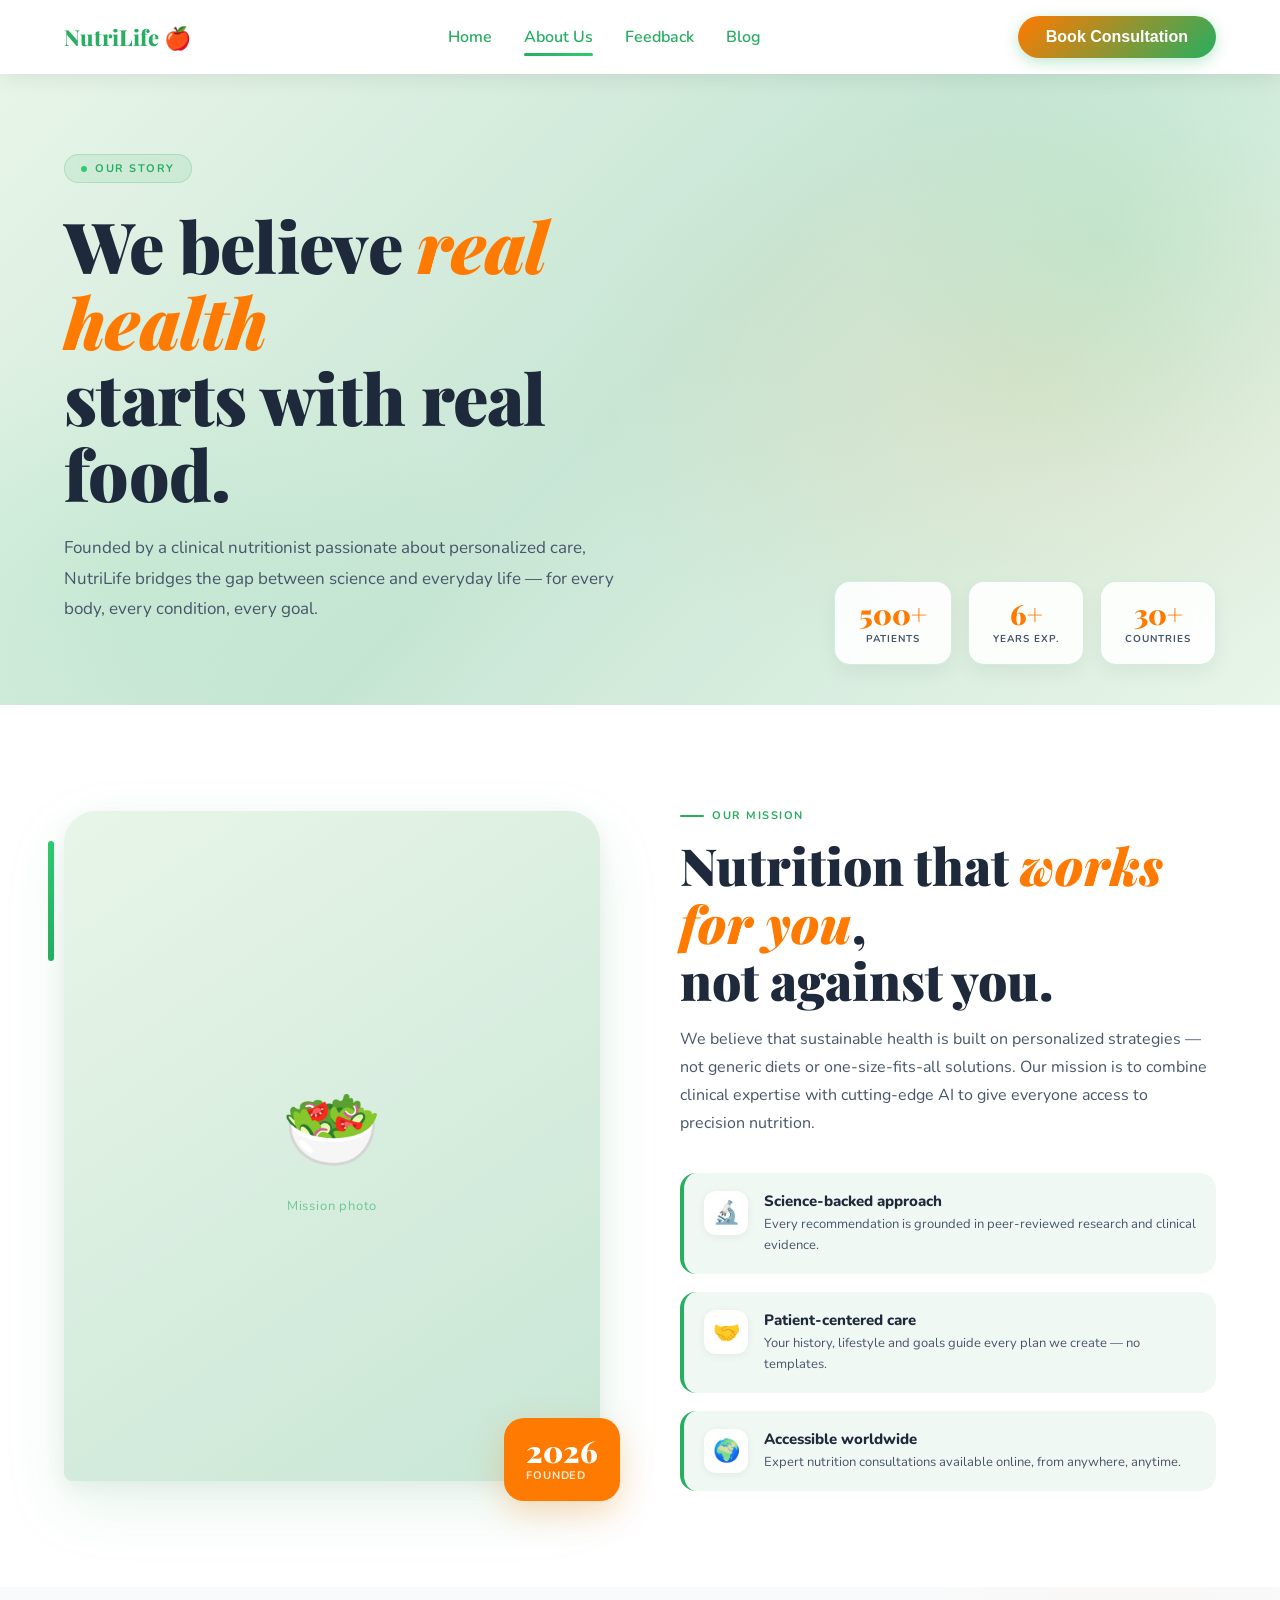
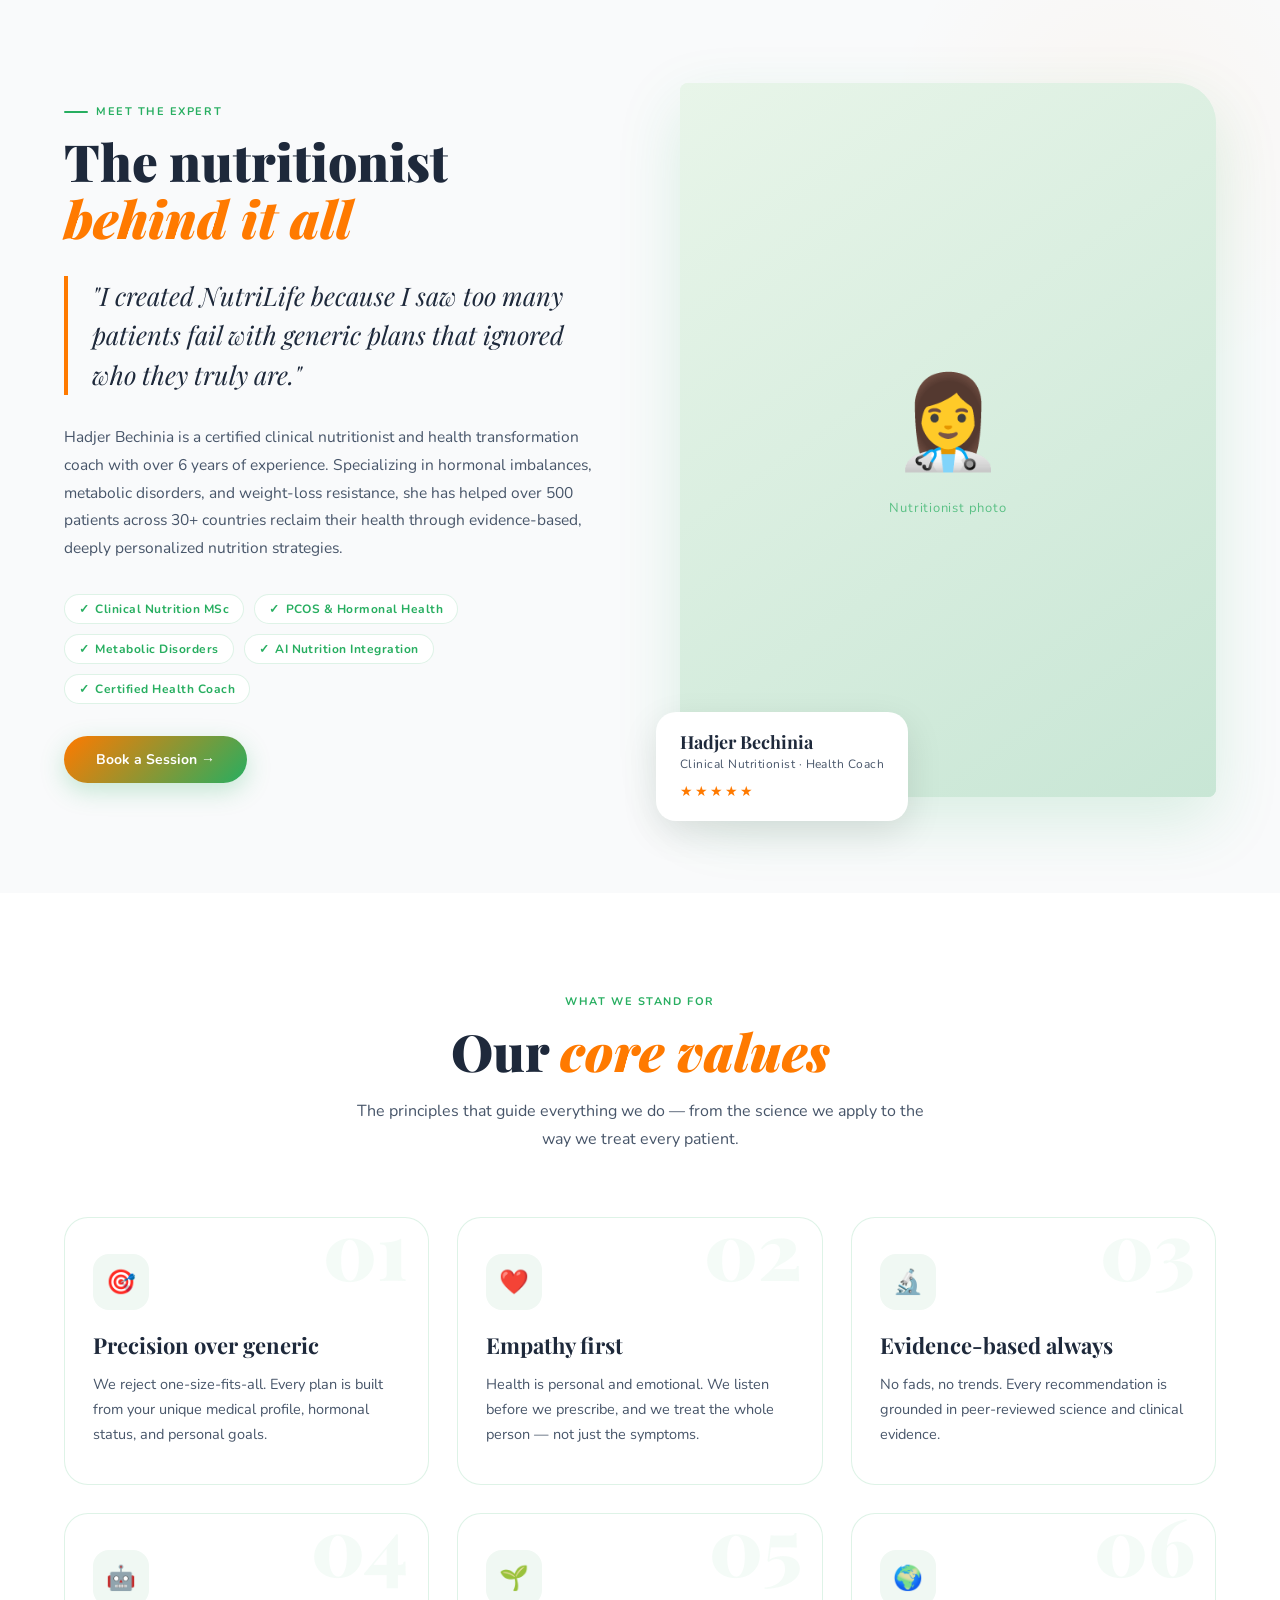
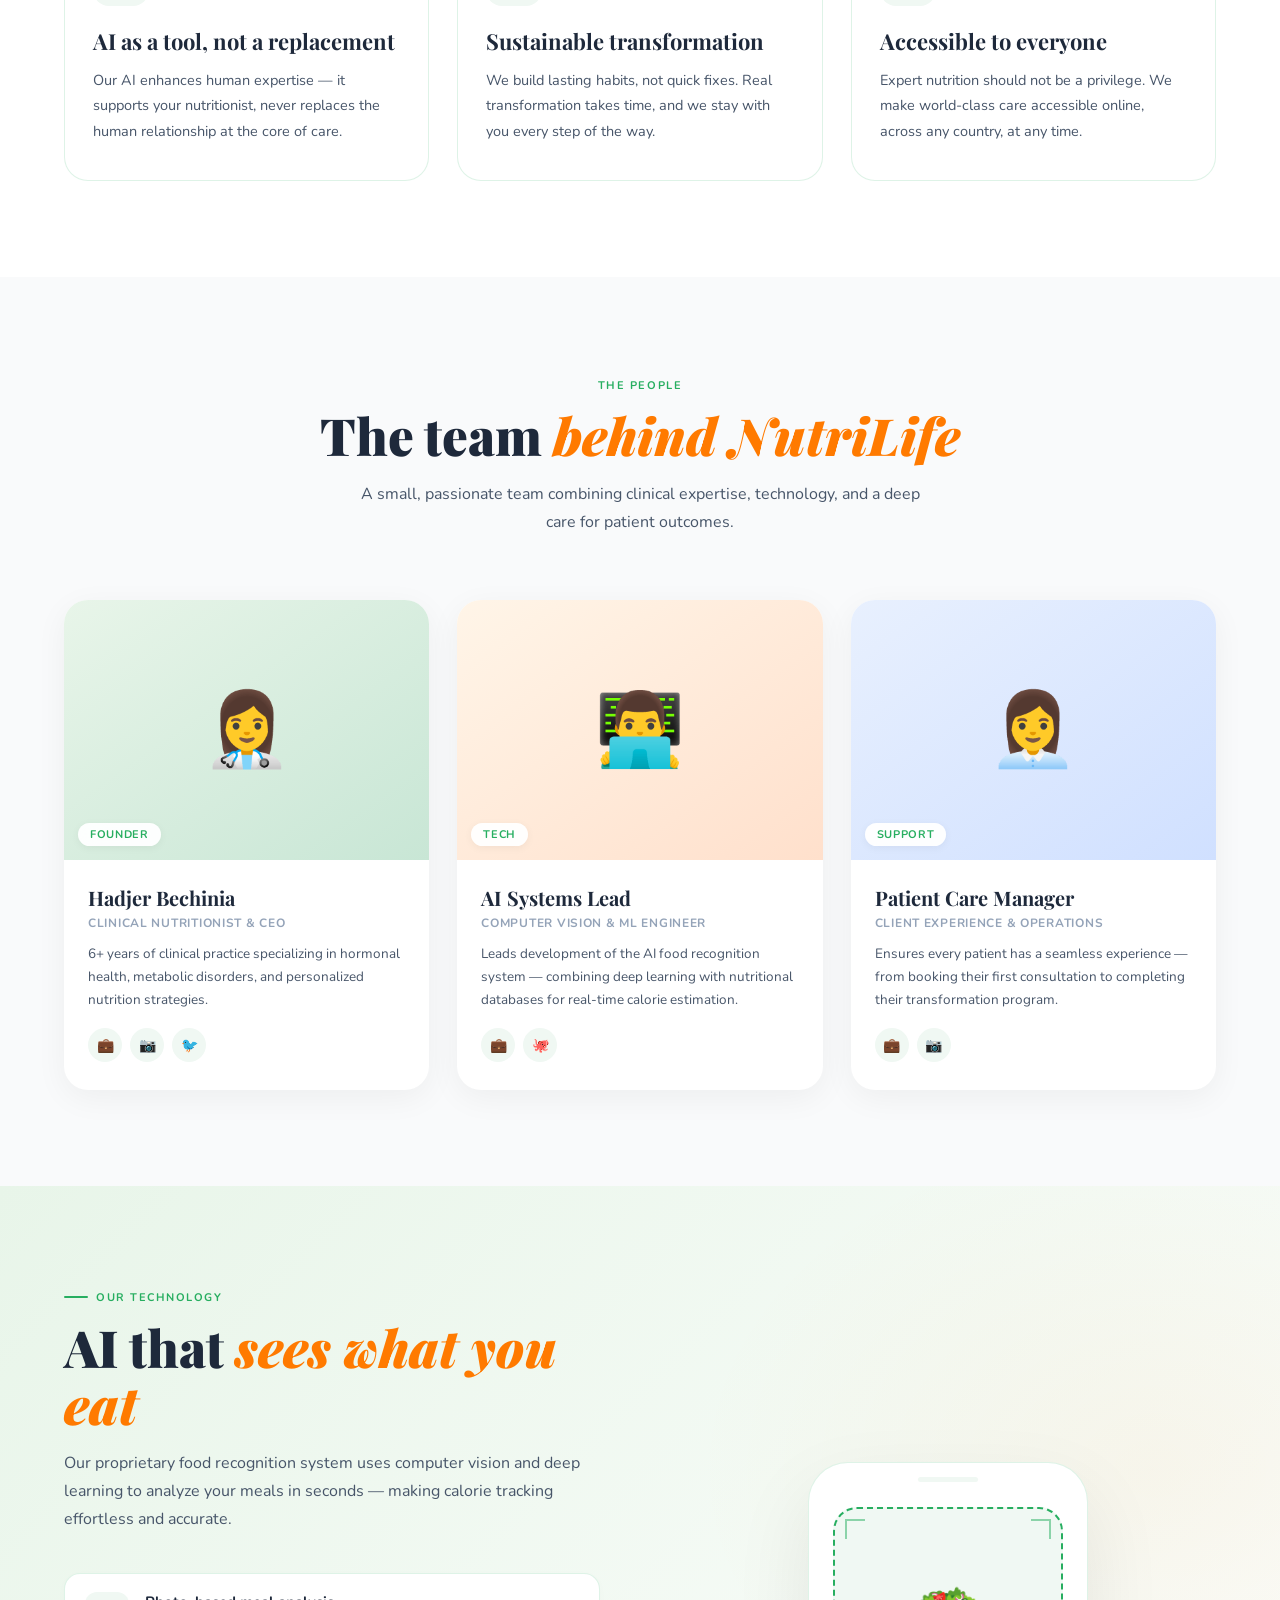
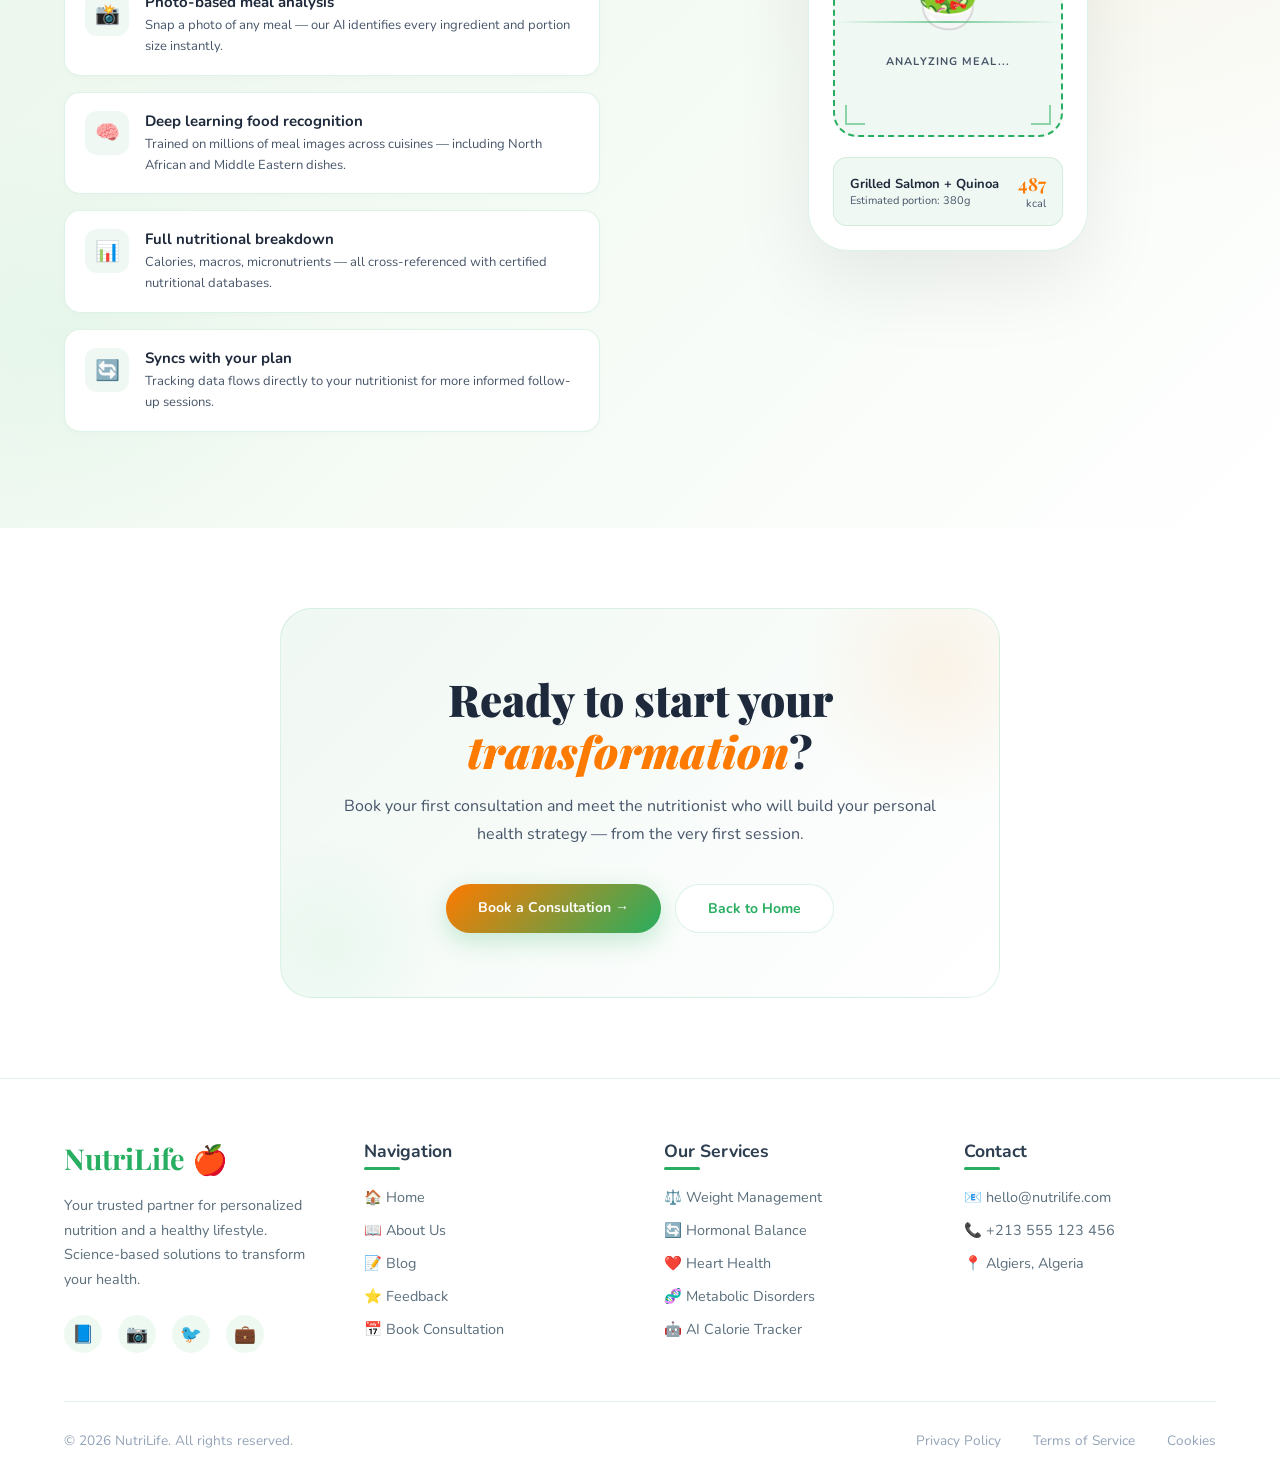
<file: ai_nutri/about_us.html>
<!DOCTYPE html>
<html lang="en">
<head>
<meta charset="UTF-8">
<meta name="viewport" content="width=device-width, initial-scale=1.0">
<title>About Us — NutriLife</title>
<link href="https://fonts.googleapis.com/css2?family=Playfair+Display:ital,wght@0,700;0,900;1,700&family=Nunito:wght@400;600;700;800&display=swap" rel="stylesheet">

<style>

/* ═══════════════════════════════════════
   GLOBAL STYLES - COHÉRENT AVEC LA HOME
   ═══════════════════════════════════════ */

* { 
  box-sizing: border-box; 
  margin: 0; 
  padding: 0; 
}

body {
  font-family: 'Nunito', sans-serif;
  background: linear-gradient(135deg, #f8fafc 0%, #f1f5f9 100%);
  color: #2C3E50;
  overflow-x: hidden;
}

/* ─── SHARED VARS (identiques à la home) ─── */
:root {
  --green: #27AE60;
  --green-light: #2ECC71;
  --green-pale: #F0F8F3;
  --orange: #FF7A00;
  --orange-light: #FF9A40;
  --dark: #1e293b;
  --text-mid: #475569;
  --text-light: #94a3b8;
  --border: rgba(39,174,96,0.15);
  --bg-light: #ffffff;
  --bg-soft: #f9fafb;
}

/* ─── NAVBAR (identique à la home) ─── */
.navbar {
    display: flex;
    justify-content: space-between;
    align-items: center;
    padding: 1rem 5%;
    background: rgba(255,255,255,0.95);
    backdrop-filter: blur(10px);
    box-shadow: 0 4px 20px rgba(0,0,0,0.08);
    position: sticky;
    top: 0;
    z-index: 1000;
}

.logo {
    color: #27AE60;
    font-weight: 800;
    font-size: 22px;
    font-family: 'Playfair Display', serif;
    text-decoration: none;
    transition: transform 0.3s ease;
}

.logo:hover {
    transform: scale(1.02);
}

.menu-icon {
    display: none;
    font-size: 1.8rem;
    cursor: pointer;
    color: #27AE60;
    transition: transform 0.3s ease;
    order: 2;
}

.menu-icon:hover {
    transform: scale(1.1);
}

nav {
    display: flex;
    gap: 2rem;
    align-items: center;
    transition: all 0.3s ease;
}

.navbar nav a {
    text-decoration: none;
    color: #27AE60;
    font-weight: 600;
    font-size: 1rem;
    position: relative;
    transition: color 0.3s;
    padding: 0.5rem 0;
}

.navbar nav a::before {
    content: '';
    position: absolute;
    bottom: 0;
    left: 0;
    width: 0;
    height: 3px;
    background: linear-gradient(90deg, #27AE60, #2ECC71);
    transition: width 0.3s;
    border-radius: 2px;
}

.navbar nav a:hover::before {
    width: 100%;
}

.navbar nav a.active {
    color: #27AE60;
}

.navbar nav a.active::before {
    width: 100%;
}

.book-btn {
    background: linear-gradient(135deg, #FF7A00 0%, #27AE60 100%);
    color: white;
    border: none;
    padding: 12px 28px;
    border-radius: 50px;
    font-size: 1rem;
    font-weight: 600;
    cursor: pointer;
    transition: all 0.3s;
    box-shadow: 0 4px 15px rgba(39,174,96,0.3);
    white-space: nowrap;
}

.book-btn:hover {
    transform: translateY(-2px);
    box-shadow: 0 6px 20px rgba(39,174,96,0.4);
}


/* ─── HERO BANNER (plus clair et harmonieux) ─── */
.about-hero {
  position: relative;
  min-height: 52vh;
  display: flex;
  align-items: center;
  overflow: hidden;
  background: linear-gradient(135deg, #e8f5e9 0%, #c8e6d5 50%, #e8f5e9 100%);
}

.about-hero-bg {
  position: absolute;
  inset: 0;
  background:
    radial-gradient(ellipse 60% 80% at 80% 50%, rgba(255,122,0,0.08) 0%, transparent 60%),
    radial-gradient(ellipse 50% 60% at 10% 80%, rgba(46,204,113,0.08) 0%, transparent 60%);
  pointer-events: none;
}

.hero-blob {
  position: absolute;
  right: -80px; 
  top: -80px;
  width: 500px; 
  height: 500px;
  background: radial-gradient(circle, rgba(46,204,113,0.1) 0%, transparent 70%);
  border-radius: 50%;
  animation: blobPulse 6s ease-in-out infinite;
}

@keyframes blobPulse {
  0%,100% { transform: scale(1) translateY(0); }
  50%      { transform: scale(1.08) translateY(-20px); }
}

.about-hero-content {
  position: relative;
  z-index: 2;
  padding: 80px 5%;
  max-width: 760px;
}

.hero-eyebrow {
  display: inline-flex;
  align-items: center;
  gap: 8px;
  background: rgba(39,174,96,0.1);
  border: 1px solid rgba(39,174,96,0.2);
  color: var(--green);
  font-size: 11px;
  font-weight: 700;
  letter-spacing: 0.14em;
  text-transform: uppercase;
  padding: 6px 16px;
  border-radius: 40px;
  margin-bottom: 24px;
  backdrop-filter: blur(8px);
}

.hero-eyebrow::before {
  content: '';
  width: 6px; 
  height: 6px;
  background: var(--green-light);
  border-radius: 50%;
}

.about-hero h1 {
  font-family: 'Playfair Display', serif;
  font-size: clamp(38px, 5.5vw, 72px);
  font-weight: 900;
  color: var(--dark);
  line-height: 1.08;
  margin-bottom: 22px;
  letter-spacing: -0.01em;
}

.about-hero h1 em {
  font-style: italic;
  color: var(--orange);
}

.about-hero p {
  font-size: 17px;
  color: var(--text-mid);
  line-height: 1.8;
  max-width: 560px;
}

.hero-stats {
  position: absolute;
  right: 5%; 
  bottom: 40px;
  display: flex;
  gap: 16px;
  z-index: 3;
}

.hero-stat {
  background: rgba(255,255,255,0.9);
  backdrop-filter: blur(14px);
  border: 1px solid rgba(39,174,96,0.2);
  border-radius: 16px;
  padding: 18px 24px;
  text-align: center;
  color: var(--dark);
  min-width: 110px;
  animation: floatUp 0.6s ease both;
  box-shadow: 0 8px 20px rgba(0,0,0,0.05);
}

.hero-stat:nth-child(2) { animation-delay: 0.1s; }
.hero-stat:nth-child(3) { animation-delay: 0.2s; }

@keyframes floatUp {
  from { opacity: 0; transform: translateY(20px); }
  to   { opacity: 1; transform: translateY(0); }
}

.hero-stat .num {
  font-family: 'Playfair Display', serif;
  font-size: 28px; 
  font-weight: 900;
  line-height: 1;
  color: var(--orange);
}

.hero-stat .lbl {
  font-size: 10px;
  font-weight: 700;
  letter-spacing: 0.1em;
  text-transform: uppercase;
  color: var(--text-mid);
  margin-top: 4px;
}

/* ─── SECTION SHARED ─── */
.section {
  padding: 96px 5%;
  max-width: 1300px;
  margin: 0 auto;
}

.section-eyebrow {
  display: inline-flex;
  align-items: center;
  gap: 8px;
  font-size: 11px;
  font-weight: 700;
  letter-spacing: 0.14em;
  text-transform: uppercase;
  color: var(--green);
  margin-bottom: 14px;
}

.section-eyebrow::before {
  content: '';
  width: 24px; 
  height: 2px;
  background: var(--green);
  border-radius: 2px;
}

.section-title {
  font-family: 'Playfair Display', serif;
  font-size: clamp(30px, 4vw, 52px);
  font-weight: 900;
  color: var(--dark);
  line-height: 1.12;
  margin-bottom: 16px;
}

.section-title em { 
  font-style: italic; 
  color: var(--orange); 
}

.section-sub {
  font-size: 16px;
  color: var(--text-mid);
  line-height: 1.75;
  max-width: 580px;
}

/* ─── MISSION SECTION (fond blanc) ─── */
.mission-section {
  background: var(--bg-light);
  padding: 96px 0;
  overflow: hidden;
}

.mission-inner {
  max-width: 1300px;
  margin: 0 auto;
  padding: 0 5%;
  display: grid;
  grid-template-columns: 1fr 1fr;
  gap: 80px;
  align-items: center;
}

.mission-visual {
  position: relative;
}

.mission-img-wrap {
  width: 100%;
  aspect-ratio: 4/5;
  border-radius: 32px 32px 32px 8px;
  overflow: hidden;
  background: linear-gradient(145deg, var(--green-pale), #e8f5e9);
  position: relative;
  box-shadow: 0 24px 64px rgba(39,174,96,0.12), 0 6px 20px rgba(0,0,0,0.05);
}

.mission-img-fallback {
  width: 100%; 
  height: 100%;
  display: flex; 
  flex-direction: column;
  align-items: center; 
  justify-content: center;
  gap: 12px;
  background: linear-gradient(145deg, #e8f5e9, #c8e6d5);
}

.mission-img-fallback .big-icon { 
  font-size: 80px; 
}

.mission-img-fallback span {
  font-size: 13px; 
  color: var(--green);
  opacity: 0.6; 
  letter-spacing: 0.06em;
}

.mission-badge {
  position: absolute;
  bottom: -20px; 
  right: -20px;
  background: var(--orange);
  color: white;
  border-radius: 20px;
  padding: 18px 22px;
  box-shadow: 0 12px 32px rgba(255,122,0,0.25);
  font-family: 'Playfair Display', serif;
  animation: floatBadge 4s ease-in-out infinite;
}

@keyframes floatBadge {
  0%,100% { transform: translateY(0); }
  50%      { transform: translateY(-8px); }
}

.mission-badge .b-num {
  font-size: 30px; 
  font-weight: 900; 
  line-height: 1;
}

.mission-badge .b-lbl {
  font-family: 'Nunito', sans-serif;
  font-size: 11px; 
  font-weight: 700;
  letter-spacing: 0.08em; 
  text-transform: uppercase;
  opacity: 0.85; 
  margin-top: 2px;
}

.mission-accent {
  position: absolute;
  top: 30px; 
  left: -16px;
  width: 6px; 
  height: 120px;
  background: linear-gradient(to bottom, var(--green-light), var(--green));
  border-radius: 4px;
}

.mission-pillars {
  display: flex;
  flex-direction: column;
  gap: 18px;
  margin-top: 36px;
}

.pillar-item {
  display: flex;
  align-items: flex-start;
  gap: 16px;
  padding: 18px 20px;
  background: var(--green-pale);
  border-radius: 16px;
  border-left: 4px solid var(--green);
  transition: transform 0.2s, box-shadow 0.2s;
}

.pillar-item:hover {
  transform: translateX(6px);
  box-shadow: 0 6px 20px rgba(39,174,96,0.12);
}

.pillar-icon {
  font-size: 22px;
  flex-shrink: 0;
  width: 44px; 
  height: 44px;
  background: white;
  border-radius: 12px;
  display: flex; 
  align-items: center; 
  justify-content: center;
  box-shadow: 0 2px 8px rgba(0,0,0,0.06);
}

.pillar-text h4 {
  font-size: 15px; 
  font-weight: 800;
  color: var(--dark);
  margin-bottom: 3px;
}

.pillar-text p {
  font-size: 13px; 
  color: var(--text-mid); 
  line-height: 1.6;
}

/* ─── NUTRITIONIST BIO ─── */
.bio-section {
  background: var(--bg-soft);
  padding: 96px 0;
  position: relative;
  overflow: hidden;
}

.bio-section::before {
  content: '';
  position: absolute;
  top: -100px; 
  right: -100px;
  width: 500px; 
  height: 500px;
  background: radial-gradient(circle, rgba(255,122,0,0.04) 0%, transparent 70%);
  pointer-events: none;
}

.bio-inner {
  max-width: 1300px;
  margin: 0 auto;
  padding: 0 5%;
  display: grid;
  grid-template-columns: 1fr 1fr;
  gap: 80px;
  align-items: center;
}

.bio-text { order: 1; }
.bio-visual { order: 2; }

.bio-quote {
  font-family: 'Playfair Display', serif;
  font-size: clamp(18px, 2vw, 26px);
  font-style: italic;
  color: var(--dark);
  line-height: 1.55;
  margin: 28px 0;
  padding-left: 24px;
  border-left: 4px solid var(--orange);
}

.bio-desc {
  font-size: 15.5px;
  color: var(--text-mid);
  line-height: 1.8;
  margin-bottom: 32px;
}

.bio-credentials {
  display: flex;
  flex-wrap: wrap;
  gap: 10px;
  margin-bottom: 32px;
}

.cred-tag {
  display: inline-flex;
  align-items: center;
  gap: 6px;
  background: white;
  border: 1px solid var(--border);
  color: var(--green);
  font-size: 12px;
  font-weight: 700;
  padding: 6px 14px;
  border-radius: 40px;
  letter-spacing: 0.04em;
}

.cred-tag::before {
  content: '✓';
  color: var(--green);
  font-weight: 900;
}

.bio-img-wrap {
  position: relative;
  width: 100%;
  aspect-ratio: 3/4;
}

.bio-photo {
  width: 100%;
  height: 100%;
  border-radius: 8px 40px 8px 40px;
  overflow: hidden;
  background: linear-gradient(145deg, #e8f5e9, #c8e6d5);
  box-shadow: 0 24px 64px rgba(39,174,96,0.15);
}

.bio-photo-fallback {
  width: 100%; 
  height: 100%;
  display: flex; 
  flex-direction: column;
  align-items: center; 
  justify-content: center;
  gap: 14px;
  background: linear-gradient(145deg, #e8f5e9, #c8e6d5);
}

.bio-photo-fallback .doc-icon { 
  font-size: 90px; 
}

.bio-photo-fallback span {
  font-size: 13px; 
  color: var(--green);
  opacity: 0.7; 
  letter-spacing: 0.06em;
}

.bio-card {
  position: absolute;
  bottom: -24px; 
  left: -24px;
  background: white;
  border-radius: 20px;
  padding: 20px 24px;
  box-shadow: 0 12px 36px rgba(0,0,0,0.1);
  min-width: 200px;
  animation: floatBadge 5s ease-in-out infinite;
  animation-delay: -2s;
}

.bio-card .name {
  font-family: 'Playfair Display', serif;
  font-size: 18px; 
  font-weight: 700;
  color: var(--dark); 
  line-height: 1.2;
}

.bio-card .title {
  font-size: 12px; 
  color: var(--text-mid);
  margin-top: 3px; 
  letter-spacing: 0.04em;
}

.bio-card .stars {
  margin-top: 10px; 
  font-size: 14px;
  color: var(--orange); 
  letter-spacing: 2px;
}

.btn-primary {
  background: linear-gradient(135deg, var(--orange), var(--green));
  color: white; 
  border: none;
  padding: 14px 32px; 
  border-radius: 50px;
  font-family: 'Nunito', sans-serif;
  font-size: 14px; 
  font-weight: 700;
  cursor: pointer;
  box-shadow: 0 8px 24px rgba(39,174,96,0.25);
  transition: transform 0.2s, box-shadow 0.2s;
  text-decoration: none; 
  display: inline-block;
}

.btn-primary:hover {
  transform: translateY(-2px);
  box-shadow: 0 12px 28px rgba(39,174,96,0.35);
}

/* ─── VALUES (fond blanc) ─── */
.values-section {
  padding: 96px 0;
  background: var(--bg-light);
}

.values-inner {
  max-width: 1300px;
  margin: 0 auto;
  padding: 0 5%;
}

.values-header {
  text-align: center;
  margin-bottom: 64px;
}

.values-header .section-eyebrow { 
  justify-content: center; 
}

.values-header .section-eyebrow::before { 
  display: none; 
}

.values-header .section-sub { 
  margin: 0 auto; 
  text-align: center; 
}

.values-grid {
  display: grid;
  grid-template-columns: repeat(3, 1fr);
  gap: 28px;
}

.value-card {
  background: white;
  border: 1px solid var(--border);
  border-radius: 24px;
  padding: 36px 28px;
  position: relative;
  overflow: hidden;
  transition: transform 0.3s, box-shadow 0.3s, border-color 0.3s;
  cursor: default;
}

.value-card::before {
  content: '';
  position: absolute;
  top: 0; 
  left: 0; 
  right: 0;
  height: 4px;
  background: linear-gradient(90deg, var(--green), var(--green-light));
  transform: scaleX(0);
  transform-origin: left;
  transition: transform 0.4s ease;
}

.value-card:hover {
  transform: translateY(-8px);
  box-shadow: 0 24px 48px rgba(39,174,96,0.1);
  border-color: rgba(39,174,96,0.3);
}

.value-card:hover::before { 
  transform: scaleX(1); 
}

.value-num {
  position: absolute;
  top: -10px; 
  right: 20px;
  font-family: 'Playfair Display', serif;
  font-size: 80px; 
  font-weight: 900;
  color: rgba(39,174,96,0.05);
  line-height: 1;
  pointer-events: none;
}

.value-icon {
  width: 56px; 
  height: 56px;
  background: var(--green-pale);
  border-radius: 16px;
  display: flex; 
  align-items: center; 
  justify-content: center;
  font-size: 24px;
  margin-bottom: 20px;
  transition: transform 0.3s;
}

.value-card:hover .value-icon { 
  transform: scale(1.1) rotate(3deg); 
}

.value-card h3 {
  font-family: 'Playfair Display', serif;
  font-size: 22px; 
  font-weight: 700;
  color: var(--dark);
  margin-bottom: 12px;
}

.value-card p {
  font-size: 14.5px;
  color: var(--text-mid);
  line-height: 1.75;
}

/* ─── TEAM ─── */
.team-section {
  padding: 96px 0;
  background: var(--bg-soft);
  position: relative;
  overflow: hidden;
}

.team-inner {
  max-width: 1300px;
  margin: 0 auto;
  padding: 0 5%;
}

.team-header {
  text-align: center;
  margin-bottom: 64px;
}

.team-header .section-eyebrow { 
  justify-content: center; 
}

.team-header .section-eyebrow::before { 
  display: none; 
}

.team-header .section-sub { 
  margin: 0 auto; 
  text-align: center; 
}

.team-grid {
  display: grid;
  grid-template-columns: repeat(3, 1fr);
  gap: 28px;
}

.team-card {
  background: white;
  border-radius: 24px;
  overflow: hidden;
  box-shadow: 0 8px 32px rgba(0,0,0,0.05);
  transition: transform 0.3s, box-shadow 0.3s;
}

.team-card:hover {
  transform: translateY(-8px);
  box-shadow: 0 20px 48px rgba(39,174,96,0.12);
}

.team-photo {
  width: 100%;
  height: 260px;
  position: relative;
  overflow: hidden;
}

.team-photo-inner {
  width: 100%; 
  height: 100%;
  display: flex; 
  align-items: center; 
  justify-content: center;
  font-size: 72px;
  transition: transform 0.4s;
}

.team-card:nth-child(1) .team-photo-inner { 
  background: linear-gradient(145deg, #e8f5e9, #c8e6d5); 
}

.team-card:nth-child(2) .team-photo-inner { 
  background: linear-gradient(145deg, #fff5e8, #ffe0cc); 
}

.team-card:nth-child(3) .team-photo-inner { 
  background: linear-gradient(145deg, #e8f0fe, #d0e0ff); 
}

.team-card:hover .team-photo-inner { 
  transform: scale(1.06); 
}

.team-role-badge {
  position: absolute;
  bottom: 14px; 
  left: 14px;
  background: rgba(255,255,255,0.95);
  backdrop-filter: blur(8px);
  font-size: 11px; 
  font-weight: 700;
  color: var(--green);
  padding: 4px 12px;
  border-radius: 40px;
  letter-spacing: 0.06em;
  text-transform: uppercase;
  box-shadow: 0 2px 8px rgba(0,0,0,0.05);
}

.team-info {
  padding: 24px 24px 28px;
}

.team-info h3 {
  font-family: 'Playfair Display', serif;
  font-size: 20px; 
  font-weight: 700;
  color: var(--dark);
  margin-bottom: 4px;
}

.team-info .role {
  font-size: 12px; 
  color: var(--text-light);
  letter-spacing: 0.06em; 
  text-transform: uppercase;
  font-weight: 700; 
  margin-bottom: 12px;
}

.team-info p {
  font-size: 13.5px; 
  color: var(--text-mid);
  line-height: 1.7;
}

.team-socials {
  display: flex; 
  gap: 8px; 
  margin-top: 16px;
}

.team-social {
  width: 34px; 
  height: 34px;
  background: var(--green-pale);
  border-radius: 50%;
  display: flex; 
  align-items: center; 
  justify-content: center;
  font-size: 14px;
  transition: all 0.2s;
  text-decoration: none;
  color: var(--green);
}

.team-social:hover {
  background: var(--green);
  color: white;
  transform: scale(1.1);
}

/* ─── AI SECTION (fond clair et harmonieux) ─── */
.ai-section {
  padding: 96px 0;
  background: linear-gradient(135deg, #e8f5e9 0%, #ffffff 100%);
  position: relative;
  overflow: hidden;
}

.ai-section::before {
  content: '';
  position: absolute;
  inset: 0;
  background:
    radial-gradient(ellipse 60% 60% at 90% 30%, rgba(255,122,0,0.05) 0%, transparent 60%),
    radial-gradient(ellipse 40% 40% at 5% 80%, rgba(46,204,113,0.05) 0%, transparent 60%);
  pointer-events: none;
}

.ai-inner {
  max-width: 1300px;
  margin: 0 auto;
  padding: 0 5%;
  display: grid;
  grid-template-columns: 1fr 1fr;
  gap: 80px;
  align-items: center;
  position: relative;
  z-index: 1;
}

.ai-text .section-eyebrow { 
  color: var(--green); 
}

.ai-text .section-eyebrow::before { 
  background: var(--green); 
}

.ai-text .section-title { 
  color: var(--dark); 
}

.ai-text .section-sub { 
  color: var(--text-mid); 
  margin-bottom: 40px; 
}

.ai-features {
  display: flex; 
  flex-direction: column; 
  gap: 16px;
}

.ai-feat {
  display: flex; 
  align-items: flex-start; 
  gap: 16px;
  padding: 18px 20px;
  background: white;
  border: 1px solid var(--border);
  border-radius: 16px;
  transition: all 0.2s;
  box-shadow: 0 2px 8px rgba(0,0,0,0.02);
}

.ai-feat:hover {
  transform: translateX(4px);
  border-color: var(--green);
  box-shadow: 0 8px 20px rgba(39,174,96,0.08);
}

.ai-feat-icon {
  width: 44px; 
  height: 44px;
  background: var(--green-pale);
  border-radius: 12px;
  display: flex; 
  align-items: center; 
  justify-content: center;
  font-size: 20px;
  flex-shrink: 0;
}

.ai-feat h4 {
  font-size: 15px; 
  font-weight: 700;
  color: var(--dark); 
  margin-bottom: 3px;
}

.ai-feat p {
  font-size: 13px; 
  color: var(--text-mid);
  line-height: 1.6;
}

.ai-visual {
  display: flex; 
  justify-content: center; 
  align-items: center;
}

.ai-phone-mock {
  width: 280px;
  background: white;
  border: 1px solid var(--border);
  border-radius: 40px;
  padding: 24px;
  box-shadow: 0 32px 80px rgba(0,0,0,0.08);
  position: relative;
}

.ai-phone-mock::before {
  content: '';
  position: absolute;
  top: 14px; 
  left: 50%; 
  transform: translateX(-50%);
  width: 60px; 
  height: 5px;
  background: var(--green-pale);
  border-radius: 4px;
}

.ai-scan-area {
  width: 100%;
  aspect-ratio: 1;
  background: var(--green-pale);
  border-radius: 24px;
  border: 2px dashed var(--green);
  display: flex; 
  flex-direction: column;
  align-items: center; 
  justify-content: center;
  gap: 12px;
  margin: 20px 0;
  position: relative;
  overflow: hidden;
}

.scan-line {
  position: absolute;
  left: 0; 
  right: 0;
  height: 2px;
  background: linear-gradient(90deg, transparent, var(--green), transparent);
  animation: scanMove 2.5s ease-in-out infinite;
  opacity: 0.6;
}

@keyframes scanMove {
  0%   { top: 10%; }
  50%  { top: 85%; }
  100% { top: 10%; }
}

.scan-icon { 
  font-size: 48px; 
  transition: opacity 0.3s;
}

.scan-label {
  font-size: 11px; 
  font-weight: 700;
  color: var(--text-mid);
  letter-spacing: 0.1em;
  text-transform: uppercase;
}

.scan-corner {
  position: absolute;
  width: 20px; 
  height: 20px;
  border-color: var(--green);
  border-style: solid;
  opacity: 0.5;
}

.scan-corner.tl { top: 10px; left: 10px; border-width: 2px 0 0 2px; }
.scan-corner.tr { top: 10px; right: 10px; border-width: 2px 2px 0 0; }
.scan-corner.bl { bottom: 10px; left: 10px; border-width: 0 0 2px 2px; }
.scan-corner.br { bottom: 10px; right: 10px; border-width: 0 2px 2px 0; }

.ai-result {
  background: var(--green-pale);
  border: 1px solid var(--border);
  border-radius: 14px;
  padding: 14px 16px;
  display: flex;
  justify-content: space-between;
  align-items: center;
}

.result-food {
  font-size: 13px; 
  font-weight: 700; 
  color: var(--dark);
}

.result-unit {
  font-size: 11px; 
  color: var(--text-mid);
}

.result-cal {
  font-family: 'Playfair Display', serif;
  font-size: 18px; 
  font-weight: 700;
  color: var(--orange);
}

/* ─── CTA BANNER (clair et harmonieux) ─── */
.cta-banner {
  padding: 80px 5%;
  background: var(--bg-light);
  text-align: center;
}

.cta-box {
  max-width: 720px;
  margin: 0 auto;
  background: linear-gradient(135deg, var(--green-pale) 0%, #ffffff 100%);
  border: 1px solid var(--border);
  border-radius: 32px;
  padding: 64px 48px;
  position: relative;
  overflow: hidden;
}

.cta-box::before {
  content: '';
  position: absolute;
  top: -80px; 
  right: -80px;
  width: 280px; 
  height: 280px;
  background: radial-gradient(circle, rgba(255,122,0,0.08) 0%, transparent 70%);
  pointer-events: none;
}

.cta-box::after {
  content: '';
  position: absolute;
  bottom: -60px; 
  left: -60px;
  width: 220px; 
  height: 220px;
  background: radial-gradient(circle, rgba(46,204,113,0.06) 0%, transparent 70%);
  pointer-events: none;
}

.cta-box h2 {
  font-family: 'Playfair Display', serif;
  font-size: clamp(28px, 3.5vw, 44px);
  font-weight: 900;
  color: var(--dark);
  margin-bottom: 14px;
  line-height: 1.2;
  position: relative; 
  z-index: 1;
}

.cta-box h2 em { 
  font-style: italic; 
  color: var(--orange); 
}

.cta-box p {
  font-size: 16px;
  color: var(--text-mid);
  line-height: 1.75;
  margin-bottom: 36px;
  position: relative; 
  z-index: 1;
}

.cta-btns {
  display: flex; 
  gap: 14px;
  justify-content: center;
  flex-wrap: wrap;
  position: relative; 
  z-index: 1;
}

.btn-ghost-w {
  background: white;
  color: var(--green); 
  border: 1px solid var(--border);
  padding: 14px 32px; 
  border-radius: 50px;
  font-family: 'Nunito', sans-serif;
  font-size: 14px; 
  font-weight: 700;
  cursor: pointer; 
  transition: all 0.2s;
  text-decoration: none; 
  display: inline-block;
}

.btn-ghost-w:hover {
  background: var(--green-pale);
  border-color: var(--green);
  transform: translateY(-2px);
}

/* ─── FOOTER (identique à la home) ─── */
.footer {
  background: white;
  color: #2C3E50;
  border-top: 1px solid var(--border);
}

.footer-container {
  max-width: 1400px;
  margin: 0 auto;
  padding: 60px 5% 30px;
}

.footer-grid {
  display: grid;
  grid-template-columns: repeat(auto-fit, minmax(220px, 1fr));
  gap: 3rem;
  margin-bottom: 3rem;
}

.footer-logo {
  font-family: 'Playfair Display', serif;
  font-size: 1.8rem; 
  font-weight: 700;
  color: var(--green);
  margin-bottom: 1rem; 
  display: inline-block;
  text-decoration: none;
}

.footer-description {
  color: #5a6e7c; 
  line-height: 1.7;
  margin-bottom: 1.5rem; 
  font-size: 0.9rem;
}

.social-icons { 
  display: flex; 
  gap: 1rem; 
  margin-top: 1rem; 
}

.social-icon {
  width: 38px; 
  height: 38px;
  background: rgba(39,174,96,0.08);
  border-radius: 50%;
  display: flex; 
  align-items: center; 
  justify-content: center;
  transition: all 0.3s; 
  cursor: pointer;
  text-decoration: none; 
  color: var(--green); 
  font-size: 1.1rem;
}

.social-icon:hover { 
  background: var(--green); 
  color: white; 
  transform: translateY(-3px); 
}

.footer-col h4 {
  font-size: 1.1rem; 
  font-weight: 700;
  margin-bottom: 1.4rem; 
  color: #2C3E50;
  position: relative; 
  display: inline-block;
}

.footer-col h4::after {
  content: '';
  position: absolute; 
  bottom: -7px; 
  left: 0;
  width: 36px; 
  height: 3px;
  background: var(--green); 
  border-radius: 2px;
}

.footer-links { 
  list-style: none; 
}

.footer-links li { 
  margin-bottom: 0.7rem; 
}

.footer-links a {
  color: #5a6e7c; 
  text-decoration: none;
  transition: all 0.3s; 
  font-size: 0.9rem;
  display: inline-flex; 
  align-items: center; 
  gap: 8px;
}

.footer-links a:hover { 
  color: var(--green); 
  transform: translateX(4px); 
}

.footer-bottom {
  border-top: 1px solid var(--border);
  padding-top: 1.8rem;
  display: flex; 
  justify-content: space-between;
  align-items: center; 
  flex-wrap: wrap; 
  gap: 1rem;
}

.copyright { 
  color: var(--text-light); 
  font-size: 0.85rem; 
}

.footer-bottom-links { 
  display: flex; 
  gap: 2rem; 
}

.footer-bottom-links a {
  color: var(--text-light); 
  text-decoration: none; 
  font-size: 0.85rem; 
  transition: color 0.3s;
}

.footer-bottom-links a:hover { 
  color: var(--green); 
}

/* ─── SCROLL REVEAL ─── */
.reveal {
  opacity: 0;
  transform: translateY(30px);
  transition: opacity 0.6s ease, transform 0.6s ease;
}

.reveal.visible {
  opacity: 1;
  transform: translateY(0);
}

/* ─── RESPONSIVE STYLES ─── */
@media (max-width: 1024px) {
  .values-grid,
  .team-grid {
    grid-template-columns: repeat(2, 1fr);
  }
  
  .hero-stats {
    display: none;
  }
  
  .mission-inner,
  .bio-inner,
  .ai-inner {
    gap: 48px;
  }
}

@media (max-width: 768px) {
  .menu-icon {
    display: block;
  }
  
  nav {
    position: fixed;
    top: 70px;
    left: -100%;
    width: 100%;
    height: calc(100vh - 70px);
    background: rgba(255, 255, 255, 0.98);
    backdrop-filter: blur(10px);
    flex-direction: column;
    justify-content: center;
    gap: 2rem;
    transition: left 0.4s ease;
    z-index: 999;
    margin: 0;
  }
  
  nav.active {
    left: 0;
  }
  
  .navbar nav a {
    font-size: 1.2rem;
    padding: 0.8rem;
  }
  
  .book-btn {
    padding: 8px 18px;
    font-size: 0.85rem;
  }
  
  .logo {
    font-size: 1.4rem;
  }
  
  .about-hero-content {
    padding: 60px 5%;
  }
  
  .about-hero h1 {
    font-size: 32px;
  }
  
  .about-hero p {
    font-size: 15px;
  }
  
  .mission-section,
  .bio-section,
  .values-section,
  .team-section,
  .ai-section {
    padding: 60px 0;
  }
  
  .mission-inner,
  .bio-inner,
  .ai-inner {
    grid-template-columns: 1fr;
    gap: 40px;
  }
  
  .bio-text {
    order: 2;
  }
  
  .bio-visual {
    order: 1;
  }
  
  .values-grid,
  .team-grid {
    grid-template-columns: 1fr;
    gap: 20px;
  }
  
  .mission-badge,
  .bio-card {
    position: relative;
    bottom: auto;
    right: auto;
    left: auto;
    margin-top: 20px;
    display: inline-block;
  }
  
  .mission-visual,
  .bio-img-wrap {
    display: flex;
    flex-direction: column;
    align-items: center;
  }
  
  .mission-accent {
    display: none;
  }
  
  .ai-phone-mock {
    width: 240px;
  }
  
  .cta-box {
    padding: 40px 28px;
  }
  
  .cta-btns {
    flex-direction: column;
    align-items: center;
  }
  
  .btn-primary,
  .btn-ghost-w {
    width: 100%;
    text-align: center;
  }
  
  .footer-grid {
    gap: 2rem;
  }
  
  .footer-col {
    text-align: center;
  }
  
  .footer-col h4::after {
    left: 50%;
    transform: translateX(-50%);
  }
  
  .footer-links a {
    justify-content: center;
  }
  
  .footer-bottom {
    flex-direction: column;
    text-align: center;
  }
  
  .footer-bottom-links {
    justify-content: center;
    gap: 1.5rem;
  }
  
  .social-icons {
    justify-content: center;
  }
}

@media (max-width: 480px) {
  .navbar {
    padding: 0.6rem 4%;
  }
  
  .logo {
    font-size: 1.2rem;
  }
  
  .book-btn {
    padding: 6px 14px;
    font-size: 0.75rem;
  }
  
  .menu-icon {
    font-size: 1.5rem;
  }
  
  .about-hero h1 {
    font-size: 28px;
  }
  
  .hero-eyebrow {
    font-size: 10px;
  }
  
  .section-title {
    font-size: 28px;
  }
  
  .value-card {
    padding: 24px 20px;
  }
  
  .value-card h3 {
    font-size: 20px;
  }
  
  .team-photo {
    height: 220px;
  }
  
  .ai-phone-mock {
    width: 200px;
  }
  
  .ai-result {
    flex-direction: column;
    text-align: center;
    gap: 8px;
  }
  
  .bio-quote {
    font-size: 18px;
  }
}

@media (min-width: 1400px) {
  .mission-inner,
  .bio-inner,
  .values-inner,
  .team-inner,
  .ai-inner {
    max-width: 1400px;
  }
}
</style>
</head>
<body>

<!-- ═══ NAVBAR AVEC MENU MOBILE ═══ -->
<header class="navbar">
  <a href="index.html" class="logo">NutriLife 🍎</a>
  <div class="menu-icon" onclick="toggleMenu()">☰</div>
  <nav id="navMenu">
    <a href="index.html">Home</a>
    <a href="about.html" class="active">About Us</a>
    <a href="#">Feedback</a>
    <a href="blog.html">Blog</a>
  </nav>
  <button class="book-btn" onclick="window.location.href='#'">Book Consultation</button>
</header>

<!-- ═══ HERO BANNER (clair) ═══ -->
<section class="about-hero">
  <div class="about-hero-bg"></div>
  <div class="hero-blob"></div>
  <div class="about-hero-content">
    <div class="hero-eyebrow">Our Story</div>
    <h1>We believe <em>real health</em><br>starts with real food.</h1>
    <p>Founded by a clinical nutritionist passionate about personalized care, NutriLife bridges the gap between science and everyday life — for every body, every condition, every goal.</p>
  </div>
  <div class="hero-stats">
    <div class="hero-stat">
      <div class="num">500+</div>
      <div class="lbl">Patients</div>
    </div>
    <div class="hero-stat">
      <div class="num">6+</div>
      <div class="lbl">Years exp.</div>
    </div>
    <div class="hero-stat">
      <div class="num">30+</div>
      <div class="lbl">Countries</div>
    </div>
  </div>
</section>

<!-- ═══ MISSION ═══ -->
<section class="mission-section">
  <div class="mission-inner">
    <div class="mission-visual reveal">
      <div class="mission-accent"></div>
      <div class="mission-img-wrap">
        <div class="mission-img-fallback">
          <div class="big-icon">🥗</div>
          <span>Mission photo</span>
        </div>
      </div>
      <div class="mission-badge">
        <div class="b-num">2026</div>
        <div class="b-lbl">Founded</div>
      </div>
    </div>
    <div class="mission-text reveal">
      <div class="section-eyebrow">Our Mission</div>
      <h2 class="section-title">Nutrition that <em>works for you</em>,<br>not against you.</h2>
      <p class="section-sub">We believe that sustainable health is built on personalized strategies — not generic diets or one-size-fits-all solutions. Our mission is to combine clinical expertise with cutting-edge AI to give everyone access to precision nutrition.</p>
      <div class="mission-pillars">
        <div class="pillar-item">
          <div class="pillar-icon">🔬</div>
          <div class="pillar-text">
            <h4>Science-backed approach</h4>
            <p>Every recommendation is grounded in peer-reviewed research and clinical evidence.</p>
          </div>
        </div>
        <div class="pillar-item">
          <div class="pillar-icon">🤝</div>
          <div class="pillar-text">
            <h4>Patient-centered care</h4>
            <p>Your history, lifestyle and goals guide every plan we create — no templates.</p>
          </div>
        </div>
        <div class="pillar-item">
          <div class="pillar-icon">🌍</div>
          <div class="pillar-text">
            <h4>Accessible worldwide</h4>
            <p>Expert nutrition consultations available online, from anywhere, anytime.</p>
          </div>
        </div>
      </div>
    </div>
  </div>
</section>

<!-- ═══ NUTRITIONIST BIO ═══ -->
<section class="bio-section">
  <div class="bio-inner">
    <div class="bio-text reveal">
      <div class="section-eyebrow">Meet the Expert</div>
      <h2 class="section-title">The nutritionist <em>behind it all</em></h2>
      <blockquote class="bio-quote">
        "I created NutriLife because I saw too many patients fail with generic plans that ignored who they truly are."
      </blockquote>
      <p class="bio-desc">
        Hadjer Bechinia is a certified clinical nutritionist and health transformation coach with over 6 years of experience. Specializing in hormonal imbalances, metabolic disorders, and weight-loss resistance, she has helped over 500 patients across 30+ countries reclaim their health through evidence-based, deeply personalized nutrition strategies.
      </p>
      <div class="bio-credentials">
        <span class="cred-tag">Clinical Nutrition MSc</span>
        <span class="cred-tag">PCOS & Hormonal Health</span>
        <span class="cred-tag">Metabolic Disorders</span>
        <span class="cred-tag">AI Nutrition Integration</span>
        <span class="cred-tag">Certified Health Coach</span>
      </div>
      <a href="#" class="btn-primary">Book a Session →</a>
    </div>
    <div class="bio-visual reveal">
      <div class="bio-img-wrap">
        <div class="bio-photo">
          <div class="bio-photo-fallback">
            <div class="doc-icon">👩‍⚕️</div>
            <span>Nutritionist photo</span>
          </div>
        </div>
        <div class="bio-card">
          <div class="name">Hadjer Bechinia</div>
          <div class="title">Clinical Nutritionist · Health Coach</div>
          <div class="stars">★★★★★</div>
        </div>
      </div>
    </div>
  </div>
</section>

<!-- ═══ VALUES ═══ -->
<section class="values-section">
  <div class="values-inner">
    <div class="values-header reveal">
      <div class="section-eyebrow">What We Stand For</div>
      <h2 class="section-title">Our <em>core values</em></h2>
      <p class="section-sub">The principles that guide everything we do — from the science we apply to the way we treat every patient.</p>
    </div>
    <div class="values-grid">
      <div class="value-card reveal">
        <div class="value-num">01</div>
        <div class="value-icon">🎯</div>
        <h3>Precision over generic</h3>
        <p>We reject one-size-fits-all. Every plan is built from your unique medical profile, hormonal status, and personal goals.</p>
      </div>
      <div class="value-card reveal">
        <div class="value-num">02</div>
        <div class="value-icon">❤️</div>
        <h3>Empathy first</h3>
        <p>Health is personal and emotional. We listen before we prescribe, and we treat the whole person — not just the symptoms.</p>
      </div>
      <div class="value-card reveal">
        <div class="value-num">03</div>
        <div class="value-icon">🔬</div>
        <h3>Evidence-based always</h3>
        <p>No fads, no trends. Every recommendation is grounded in peer-reviewed science and clinical evidence.</p>
      </div>
      <div class="value-card reveal">
        <div class="value-num">04</div>
        <div class="value-icon">🤖</div>
        <h3>AI as a tool, not a replacement</h3>
        <p>Our AI enhances human expertise — it supports your nutritionist, never replaces the human relationship at the core of care.</p>
      </div>
      <div class="value-card reveal">
        <div class="value-num">05</div>
        <div class="value-icon">🌱</div>
        <h3>Sustainable transformation</h3>
        <p>We build lasting habits, not quick fixes. Real transformation takes time, and we stay with you every step of the way.</p>
      </div>
      <div class="value-card reveal">
        <div class="value-num">06</div>
        <div class="value-icon">🌍</div>
        <h3>Accessible to everyone</h3>
        <p>Expert nutrition should not be a privilege. We make world-class care accessible online, across any country, at any time.</p>
      </div>
    </div>
  </div>
</section>

<!-- ═══ TEAM ═══ -->
<section class="team-section">
  <div class="team-inner">
    <div class="team-header reveal">
      <div class="section-eyebrow">The People</div>
      <h2 class="section-title">The team <em>behind NutriLife</em></h2>
      <p class="section-sub">A small, passionate team combining clinical expertise, technology, and a deep care for patient outcomes.</p>
    </div>
    <div class="team-grid">
      <div class="team-card reveal">
        <div class="team-photo">
          <div class="team-photo-inner">👩‍⚕️</div>
          <div class="team-role-badge">Founder</div>
        </div>
        <div class="team-info">
          <h3>Hadjer Bechinia</h3>
          <div class="role">Clinical Nutritionist & CEO</div>
          <p>6+ years of clinical practice specializing in hormonal health, metabolic disorders, and personalized nutrition strategies.</p>
          <div class="team-socials">
            <a href="#" class="team-social">💼</a>
            <a href="#" class="team-social">📷</a>
            <a href="#" class="team-social">🐦</a>
          </div>
        </div>
      </div>
      <div class="team-card reveal">
        <div class="team-photo">
          <div class="team-photo-inner">👨‍💻</div>
          <div class="team-role-badge">Tech</div>
        </div>
        <div class="team-info">
          <h3>AI Systems Lead</h3>
          <div class="role">Computer Vision & ML Engineer</div>
          <p>Leads development of the AI food recognition system — combining deep learning with nutritional databases for real-time calorie estimation.</p>
          <div class="team-socials">
            <a href="#" class="team-social">💼</a>
            <a href="#" class="team-social">🐙</a>
          </div>
        </div>
      </div>
      <div class="team-card reveal">
        <div class="team-photo">
          <div class="team-photo-inner">👩‍💼</div>
          <div class="team-role-badge">Support</div>
        </div>
        <div class="team-info">
          <h3>Patient Care Manager</h3>
          <div class="role">Client Experience & Operations</div>
          <p>Ensures every patient has a seamless experience — from booking their first consultation to completing their transformation program.</p>
          <div class="team-socials">
            <a href="#" class="team-social">💼</a>
            <a href="#" class="team-social">📷</a>
          </div>
        </div>
      </div>
    </div>
  </div>
</section>

<!-- ═══ AI SECTION (version claire) ═══ -->
<section class="ai-section">
  <div class="ai-inner">
    <div class="ai-text reveal">
      <div class="section-eyebrow">Our Technology</div>
      <h2 class="section-title">AI that <em>sees what you eat</em></h2>
      <p class="section-sub">Our proprietary food recognition system uses computer vision and deep learning to analyze your meals in seconds — making calorie tracking effortless and accurate.</p>
      <div class="ai-features">
        <div class="ai-feat">
          <div class="ai-feat-icon">📸</div>
          <div>
            <h4>Photo-based meal analysis</h4>
            <p>Snap a photo of any meal — our AI identifies every ingredient and portion size instantly.</p>
          </div>
        </div>
        <div class="ai-feat">
          <div class="ai-feat-icon">🧠</div>
          <div>
            <h4>Deep learning food recognition</h4>
            <p>Trained on millions of meal images across cuisines — including North African and Middle Eastern dishes.</p>
          </div>
        </div>
        <div class="ai-feat">
          <div class="ai-feat-icon">📊</div>
          <div>
            <h4>Full nutritional breakdown</h4>
            <p>Calories, macros, micronutrients — all cross-referenced with certified nutritional databases.</p>
          </div>
        </div>
        <div class="ai-feat">
          <div class="ai-feat-icon">🔄</div>
          <div>
            <h4>Syncs with your plan</h4>
            <p>Tracking data flows directly to your nutritionist for more informed follow-up sessions.</p>
          </div>
        </div>
      </div>
    </div>
    <div class="ai-visual reveal">
      <div class="ai-phone-mock">
        <div class="ai-scan-area">
          <div class="scan-corner tl"></div>
          <div class="scan-corner tr"></div>
          <div class="scan-corner bl"></div>
          <div class="scan-corner br"></div>
          <div class="scan-line"></div>
          <div class="scan-icon">🥗</div>
          <div class="scan-label">Analyzing meal...</div>
        </div>
        <div class="ai-result">
          <div>
            <div class="result-food">Grilled Salmon + Quinoa</div>
            <div class="result-unit">Estimated portion: 380g</div>
          </div>
          <div style="text-align:right;">
            <div class="result-cal">487</div>
            <div class="result-unit">kcal</div>
          </div>
        </div>
      </div>
    </div>
  </div>
</section>

<!-- ═══ CTA BANNER (version claire) ═══ -->
<section class="cta-banner">
  <div class="cta-box reveal">
    <h2>Ready to start your <em>transformation</em>?</h2>
    <p>Book your first consultation and meet the nutritionist who will build your personal health strategy — from the very first session.</p>
    <div class="cta-btns">
      <a href="#" class="btn-primary">Book a Consultation →</a>
      <a href="index.html" class="btn-ghost-w">Back to Home</a>
    </div>
  </div>
</section>

<!-- ═══ FOOTER ═══ -->
<footer class="footer">
  <div class="footer-container">
    <div class="footer-grid">
      <div class="footer-col">
        <a href="index.html" class="footer-logo">NutriLife 🍎</a>
        <p class="footer-description">Your trusted partner for personalized nutrition and a healthy lifestyle. Science-based solutions to transform your health.</p>
        <div class="social-icons">
          <a href="#" class="social-icon">📘</a>
          <a href="#" class="social-icon">📷</a>
          <a href="#" class="social-icon">🐦</a>
          <a href="#" class="social-icon">💼</a>
        </div>
      </div>
      <div class="footer-col">
        <h4>Navigation</h4>
        <ul class="footer-links">
          <li><a href="index.html">🏠 Home</a></li>
          <li><a href="about.html">📖 About Us</a></li>
          <li><a href="#">📝 Blog</a></li>
          <li><a href="#">⭐ Feedback</a></li>
          <li><a href="#">📅 Book Consultation</a></li>
        </ul>
      </div>
      <div class="footer-col">
        <h4>Our Services</h4>
        <ul class="footer-links">
          <li><a href="#">⚖️ Weight Management</a></li>
          <li><a href="#">🔄 Hormonal Balance</a></li>
          <li><a href="#">❤️ Heart Health</a></li>
          <li><a href="#">🧬 Metabolic Disorders</a></li>
          <li><a href="#">🤖 AI Calorie Tracker</a></li>
        </ul>
      </div>
      <div class="footer-col">
        <h4>Contact</h4>
        <ul class="footer-links">
          <li><a href="#">📧 hello@nutrilife.com</a></li>
          <li><a href="#">📞 +213 555 123 456</a></li>
          <li><a href="#">📍 Algiers, Algeria</a></li>
        </ul>
      </div>
    </div>
    <div class="footer-bottom">
      <div class="copyright">© 2026 NutriLife. All rights reserved.</div>
      <div class="footer-bottom-links">
        <a href="#">Privacy Policy</a>
        <a href="#">Terms of Service</a>
        <a href="#">Cookies</a>
      </div>
    </div>
  </div>
</footer>

<script>
// ─── MENU MOBILE TOGGLE ───
function toggleMenu() {
  const nav = document.getElementById('navMenu');
  nav.classList.toggle('active');
}

document.querySelectorAll('#navMenu a').forEach(link => {
  link.addEventListener('click', () => {
    document.getElementById('navMenu').classList.remove('active');
  });
});

// ─── SCROLL REVEAL ───
const reveals = document.querySelectorAll('.reveal');
const observer = new IntersectionObserver((entries) => {
  entries.forEach((entry, i) => {
    if (entry.isIntersecting) {
      const siblings = Array.from(entry.target.parentElement.querySelectorAll('.reveal'));
      const idx = siblings.indexOf(entry.target);
      setTimeout(() => {
        entry.target.classList.add('visible');
      }, idx * 90);
      observer.unobserve(entry.target);
    }
  });
}, { threshold: 0.12, rootMargin: '0px 0px -40px 0px' });

reveals.forEach(el => observer.observe(el));

// ─── AI SCAN food rotation ───
const foods = [
  { icon: '🥗', name: 'Grilled Salmon + Quinoa', portion: '380g', cal: '487' },
  { icon: '🍳', name: 'Omelette + Avocado Toast', portion: '310g', cal: '420' },
  { icon: '🥙', name: 'Chicken Wrap + Salad', portion: '340g', cal: '512' },
  { icon: '🍲', name: 'Lentil Soup + Bread', portion: '420g', cal: '368' },
  { icon: '🥑', name: 'Avocado Toast + Egg', portion: '280g', cal: '445' },
  { icon: '🍝', name: 'Zucchini Noodles', portion: '350g', cal: '289' }
];
let fi = 0;

setInterval(() => {
  fi = (fi + 1) % foods.length;
  const f = foods[fi];
  const icon = document.querySelector('.scan-icon');
  const name = document.querySelector('.result-food');
  const portion = document.querySelector('.result-unit');
  const cal = document.querySelector('.result-cal');
  if (!icon) return;
  icon.style.opacity = '0';
  setTimeout(() => {
    icon.textContent = f.icon;
    if (name) name.textContent = f.name;
    if (portion) portion.textContent = `Estimated portion: ${f.portion}`;
    if (cal) cal.textContent = f.cal;
    icon.style.opacity = '1';
  }, 300);
}, 3000);
</script>

</body>
</html>
</file>
